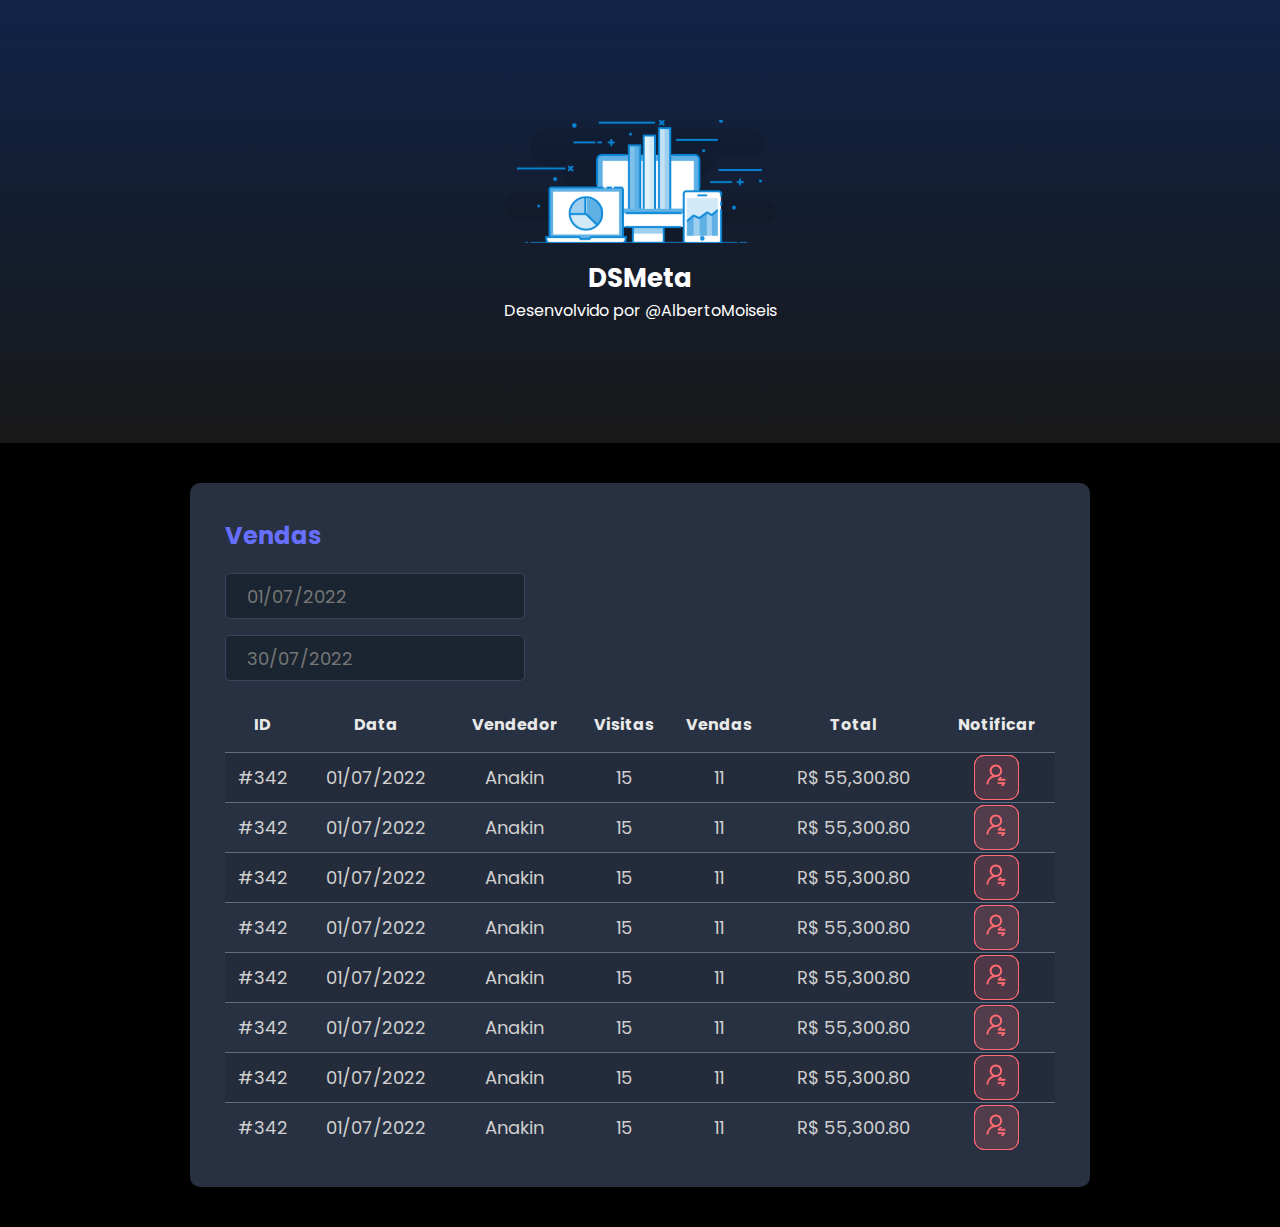
<file: DSmeta/index.html>
<!DOCTYPE html>
<html lang="pt-br">
<head>
  <meta charset="UTF-8">
  <meta http-equiv="X-UA-Compatible" content="IE=edge">
  <meta name="viewport" content="width=device-width, initial-scale=1.0">
  <link rel="stylesheet" href="css/template.css">
  <title>DSmeta</title>
</head>
<body>
  <header class="container">
    <div class="dsmeta-logo-container">
      <img src="./img/logo-dsmeta.svg" alt="logo-dsmeta">
      <h1>DSMeta</h1>
      <p>
        Desenvolvido por
        <a href="https://www.linkedin.com/in/alberto-moiseis/" target="_blank">@AlbertoMoiseis</a>
      </p>
    </div>
  </header>

  <main>
    <section id="dsmeta-sales">
      <div class="dsmeta-container">
          <div class="dsmeta-card">
            <h2 class="dsmeta-sales-title">Vendas</h2>
            <div class=""><!-- Delimitar área-->
              <div class="dsmeta-form-control-container">
                <input class="dsmeta-form-control" type="datetime" name="" id="" placeholder="01/07/2022">
              </div>
              <div class="dsmeta-form-control-container">
                <input class="dsmeta-form-control" type="datetime" name="" id="" placeholder="30/07/2022">
              </div>
            </div>
            <!--Tabela-->
            <div class="">
              <table class="dsmeta-sales-table">
                <thead class="">
                  <tr>
                    <th class="show992">ID</th>
                    <th class="show576">Data</th>
                    <th>Vendedor</th>
                    <th class="show992">Visitas</th>
                    <th class="show992">Vendas</th>
                    <th>Total</th>
                    <th>Notificar</th>
                  </tr>
                </thead>
                <tbody>
                  <tr>
                    <td class="show992">#342</td>
                    <td class="show">01/07/2022</td>
                    <td>Anakin</td>
                    <td class="show992">15</td>
                    <td class="show992">11</td>
                    <td>R$ 55,300.80</td>
                    <td>
                      <div class="dsmeta-red-btn-container">
                        <div class="dsmeta-red-btn">
                          <img src="./img/icon.svg" alt="Notificar Icon">
                        </div>
                      </div>
                    </td>
                  </tr>
                  <tr>
                    <td class="show992">#342</td>
                    <td class="show">01/07/2022</td>
                    <td>Anakin</td>
                    <td class="show992">15</td>
                    <td class="show992">11</td>
                    <td>R$ 55,300.80</td>
                    <td>
                      <div class="dsmeta-red-btn-container">
                        <div class="dsmeta-red-btn">
                          <img src="./img/icon.svg" alt="Notificar Icon">
                        </div>
                      </div>
                    </td>
                  </tr>
                  <tr>
                    <td class="show992">#342</td>
                    <td class="show">01/07/2022</td>
                    <td>Anakin</td>
                    <td class="show992">15</td>
                    <td class="show992">11</td>
                    <td>R$ 55,300.80</td>
                    <td>
                      <div class="dsmeta-red-btn-container">
                        <div class="dsmeta-red-btn">
                          <img src="./img/icon.svg" alt="Notificar Icon">
                        </div>
                      </div>
                    </td>
                  </tr>
                  <tr>
                    <td class="show992">#342</td>
                    <td class="show">01/07/2022</td>
                    <td>Anakin</td>
                    <td class="show992">15</td>
                    <td class="show992">11</td>
                    <td>R$ 55,300.80</td>
                    <td>
                      <div class="dsmeta-red-btn-container">
                        <div class="dsmeta-red-btn">
                          <img src="./img/icon.svg" alt="Notificar Icon">
                        </div>
                      </div>
                    </td>
                  </tr>
                  <tr>
                    <td class="show992">#342</td>
                    <td class="show">01/07/2022</td>
                    <td>Anakin</td>
                    <td class="show992">15</td>
                    <td class="show992">11</td>
                    <td>R$ 55,300.80</td>
                    <td>
                      <div class="dsmeta-red-btn-container">
                        <div class="dsmeta-red-btn">
                          <img src="./img/icon.svg" alt="Notificar Icon">
                        </div>
                      </div>
                    </td>
                  </tr>
                  <tr>
                    <td class="show992">#342</td>
                    <td class="show">01/07/2022</td>
                    <td>Anakin</td>
                    <td class="show992">15</td>
                    <td class="show992">11</td>
                    <td>R$ 55,300.80</td>
                    <td>
                      <div class="dsmeta-red-btn-container">
                        <div class="dsmeta-red-btn">
                          <img src="./img/icon.svg" alt="Notificar Icon">
                        </div>
                      </div>
                    </td>
                  </tr>
                  <tr>
                    <td class="show992">#342</td>
                    <td class="show">01/07/2022</td>
                    <td>Anakin</td>
                    <td class="show992">15</td>
                    <td class="show992">11</td>
                    <td>R$ 55,300.80</td>
                    <td>
                      <div class="dsmeta-red-btn-container">
                        <div class="dsmeta-red-btn">
                          <img src="./img/icon.svg" alt="Notificar Icon">
                        </div>
                      </div>
                    </td>
                  </tr>
                  <tr>
                    <td class="show992">#342</td>
                    <td class="show">01/07/2022</td>
                    <td>Anakin</td>
                    <td class="show992">15</td>
                    <td class="show992">11</td>
                    <td>R$ 55,300.80</td>
                    <td>
                      <div class="dsmeta-red-btn-container">
                        <div class="dsmeta-red-btn">
                          <img src="./img/icon.svg" alt="Notificar Icon">
                        </div>
                      </div>
                    </td>
                  </tr>



                </tbody>
              </table>
            </div>

          </div>
      </div>
    </section>
  </main>
</body>
</html>
</file>
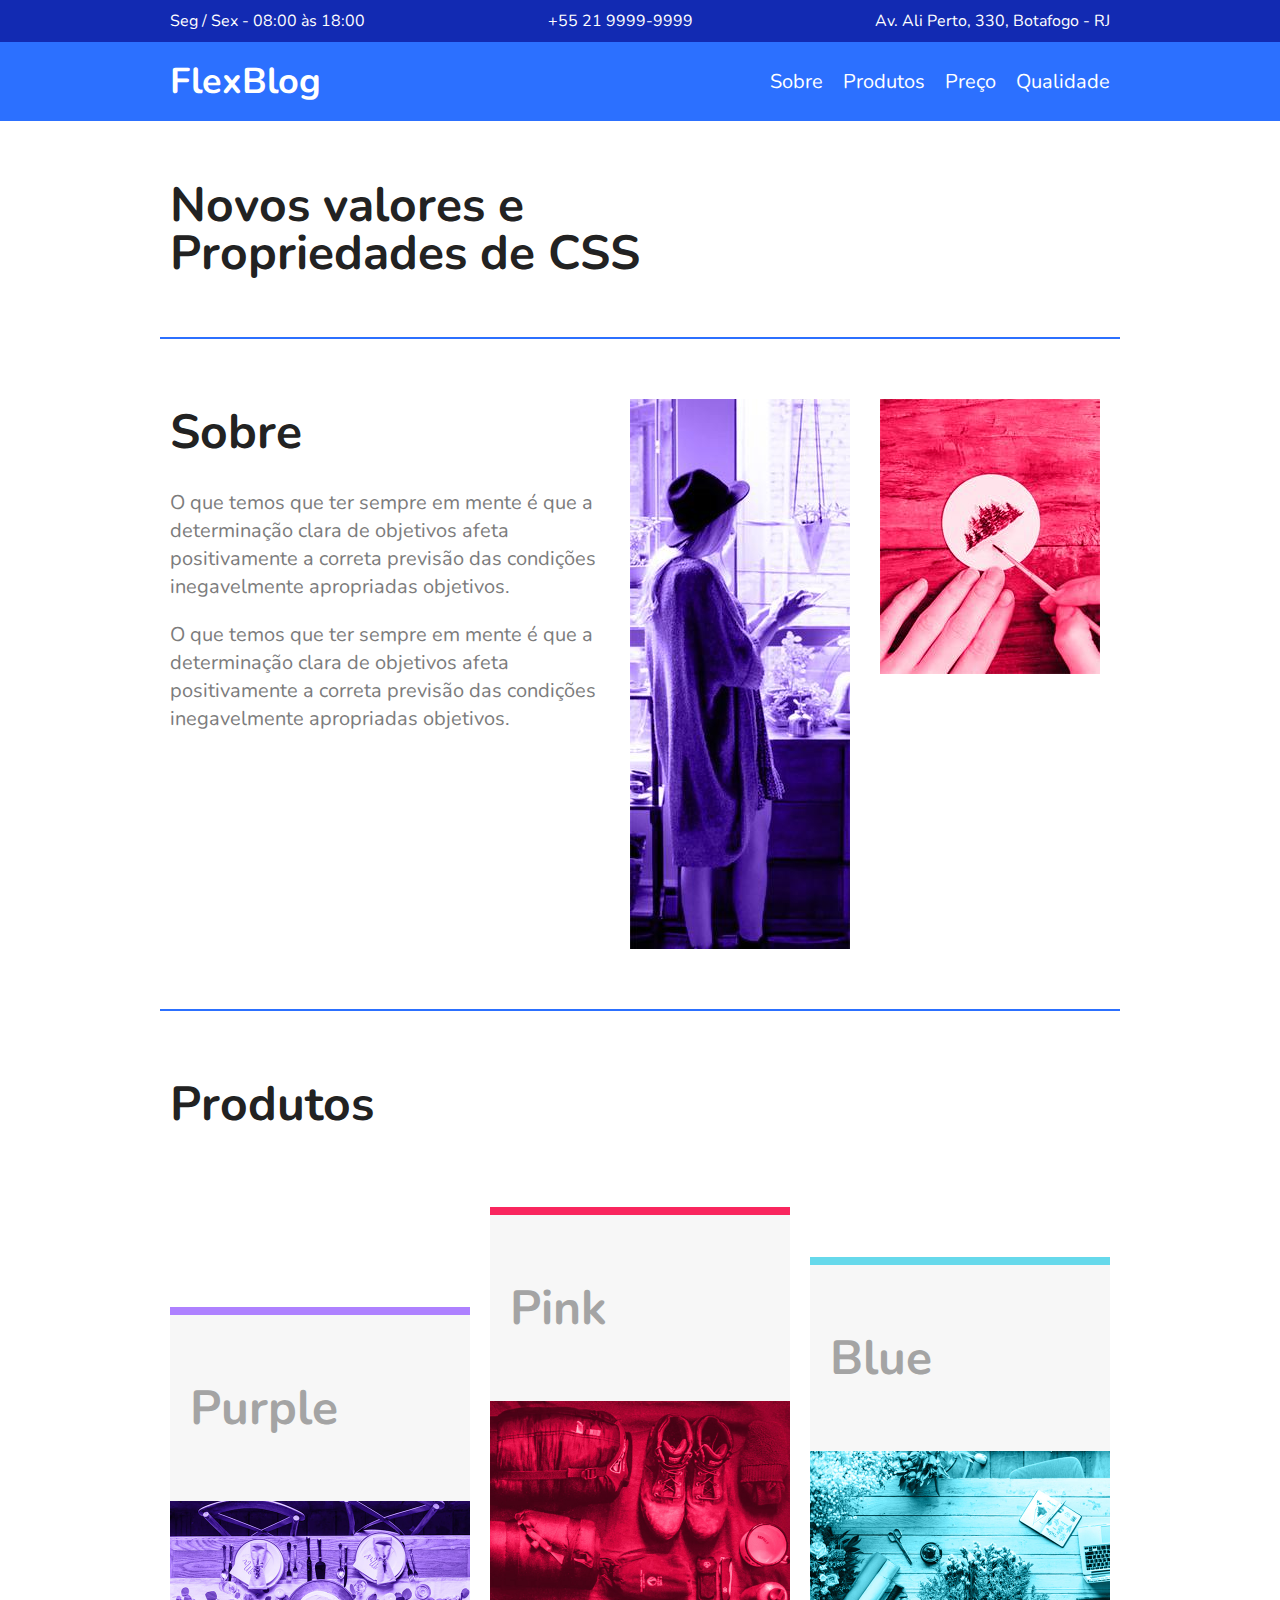
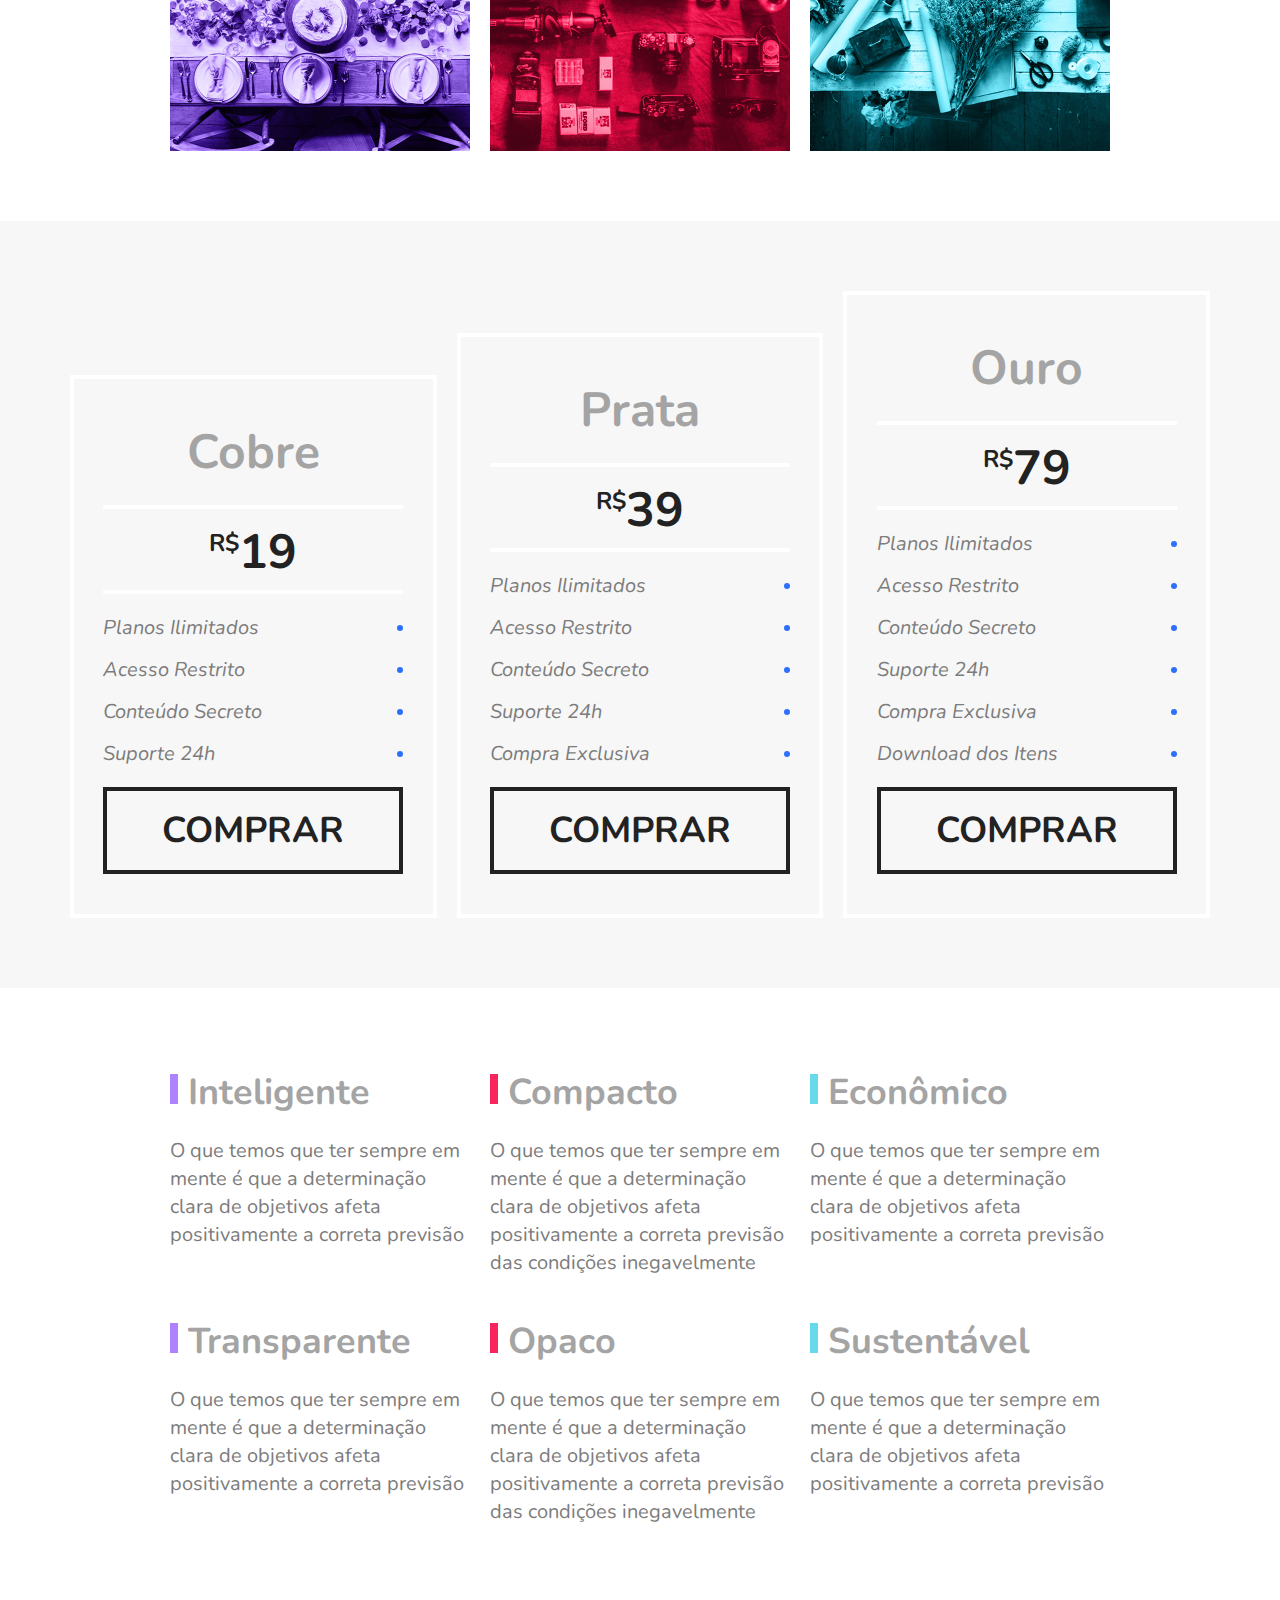
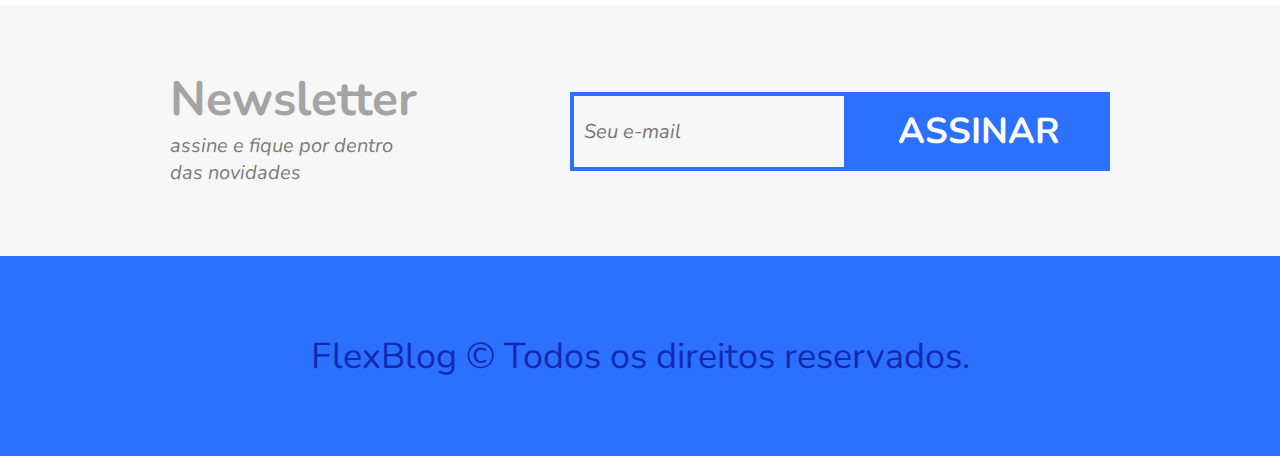
<file: flexblog/index.html>
<!DOCTYPE html>
<html>
<head>
	<title>FlexBlog</title>
	<meta charset="utf-8">
	<meta name="viewport" content="width=device-width, initial-scale=1, shrink-to-fit=no">
	<link href="https://fonts.googleapis.com/css?family=Nunito:400,400i,700" rel="stylesheet">
	<link rel="stylesheet" type="text/css" href="css/style.css">
</head>
<body>

	<div class="superinfo-bg">
		<div class="superinfo">
			<p>Seg / Sex - 08:00 às 18:00</p>
			<a href="tel:+552199999999">+55 21 9999-9999</a>
			<p>Av. Ali Perto, 330, Botafogo - RJ</p>
		</div>
	</div>
	
	<header class="menu-bg">
		<div class="menu">
			<div class="menu-logo">
				<a href="#">FlexBlog</a>
			</div>
			<nav class="menu-nav">
				<ul>
					<li><a href="#sobre">Sobre</a></li>
					<li><a href="#produtos">Produtos</a></li>
					<li><a href="#preco">Preço</a></li>
					<li><a href="#qualidade">Qualidade</a></li>
				</ul>
			</nav>
		</div>
	</header>
	
	<h1 class="introducao">Novos valores e<br>Propriedades de CSS</h1>
	
	<section class="sobre" id="sobre">
		<div class="sobre-info">
			<h1>Sobre</h1>
			<p>O que temos que ter sempre em mente é que a determinação clara de objetivos afeta positivamente a correta previsão das condições inegavelmente apropriadas objetivos.</p>
			<p>O que temos que ter sempre em mente é que a determinação clara de objetivos afeta positivamente a correta previsão das condições inegavelmente apropriadas objetivos.</p>
		</div>
		<div class="sobre-img">
			<img src="img/sobre1.jpg" alt="Sobre 1">
		</div>
		<div class="sobre-img">
			<img src="img/sobre2.jpg" alt="Sobre 2">
		</div>
	</section>
	
	<section class="produtos" id="produtos">
		<h1>Produtos</h1>
		<div class="produtos-container">
			<div class="produtos-item purple">
				<h2>Purple</h2>
				<img src="img/produtos1.jpg" alt="Produtos 1">
			</div>
			<div class="produtos-item pink">
				<h2>Pink</h2>
				<img src="img/produtos2.jpg" alt="Produtos 2">
			</div>
			<div class="produtos-item blue">
				<h2>Blue</h2>
				<img src="img/produtos3.jpg" alt="Produtos 3">
			</div>
		</div>
	</section>
	
	<section class="preco" id="preco">
		<div class="preco-item">
			<h2>Cobre</h2>
			<span><sup>R$</sup>19</span>
			<ul>
				<li>Planos Ilimitados</li>
				<li>Acesso Restrito</li>
				<li>Conteúdo Secreto</li>
				<li>Suporte 24h</li>
			</ul>
			<a href="#">Comprar</a>
		</div>
		
		<div class="preco-item">
			<h2>Prata</h2>
			<span><sup>R$</sup>39</span>
			<ul>
				<li>Planos Ilimitados</li>
				<li>Acesso Restrito</li>
				<li>Conteúdo Secreto</li>
				<li>Suporte 24h</li>
				<li>Compra Exclusiva</li>
			</ul>
			<a href="#">Comprar</a>
		</div>
		
		<div class="preco-item">
			<h2>Ouro</h2>
			<span><sup>R$</sup>79</span>
			<ul>
				<li>Planos Ilimitados</li>
				<li>Acesso Restrito</li>
				<li>Conteúdo Secreto</li>
				<li>Suporte 24h</li>
				<li>Compra Exclusiva</li>
				<li>Download dos Itens</li>
			</ul>
			<a href="#">Comprar</a>
		</div>
	</section>
	
	<section class="qualidade" id="qualidade">
		<div class="qualidade-item">
			<h2>Inteligente</h2>
			<p>O que temos que ter sempre em mente é que a determinação clara de objetivos afeta positivamente a correta previsão </p>
		</div>
		
		<div class="qualidade-item">
			<h2>Compacto</h2>
			<p>O que temos que ter sempre em mente é que a determinação clara de objetivos afeta positivamente a correta previsão das condições inegavelmente</p>
		</div>
		
		<div class="qualidade-item">
			<h2>Econômico</h2>
			<p>O que temos que ter sempre em mente é que a determinação clara de objetivos afeta positivamente a correta previsão </p>
		</div>
		
		<div class="qualidade-item">
			<h2>Transparente</h2>
			<p>O que temos que ter sempre em mente é que a determinação clara de objetivos afeta positivamente a correta previsão </p>
		</div>
		
		<div class="qualidade-item">
			<h2>Opaco</h2>
			<p>O que temos que ter sempre em mente é que a determinação clara de objetivos afeta positivamente a correta previsão das condições inegavelmente</p>
		</div>
		
		<div class="qualidade-item">
			<h2>Sustentável</h2>
			<p>O que temos que ter sempre em mente é que a determinação clara de objetivos afeta positivamente a correta previsão </p>
		</div>
		
	</section>
	
	<section class="newsletter">
		<div class="newsletter-info">
			<h1>Newsletter</h1>
			<p>assine e fique por dentro das novidades</p>
		</div>
		<form class="newsletter-form">
			<input type="text" placeholder="Seu e-mail">
			<button type="submit">Assinar</button>
		</form>
	</section>
	
	<footer class="footer">
		<p>FlexBlog © Todos os direitos reservados.</p>
	</footer>

</body>
</html>
</file>
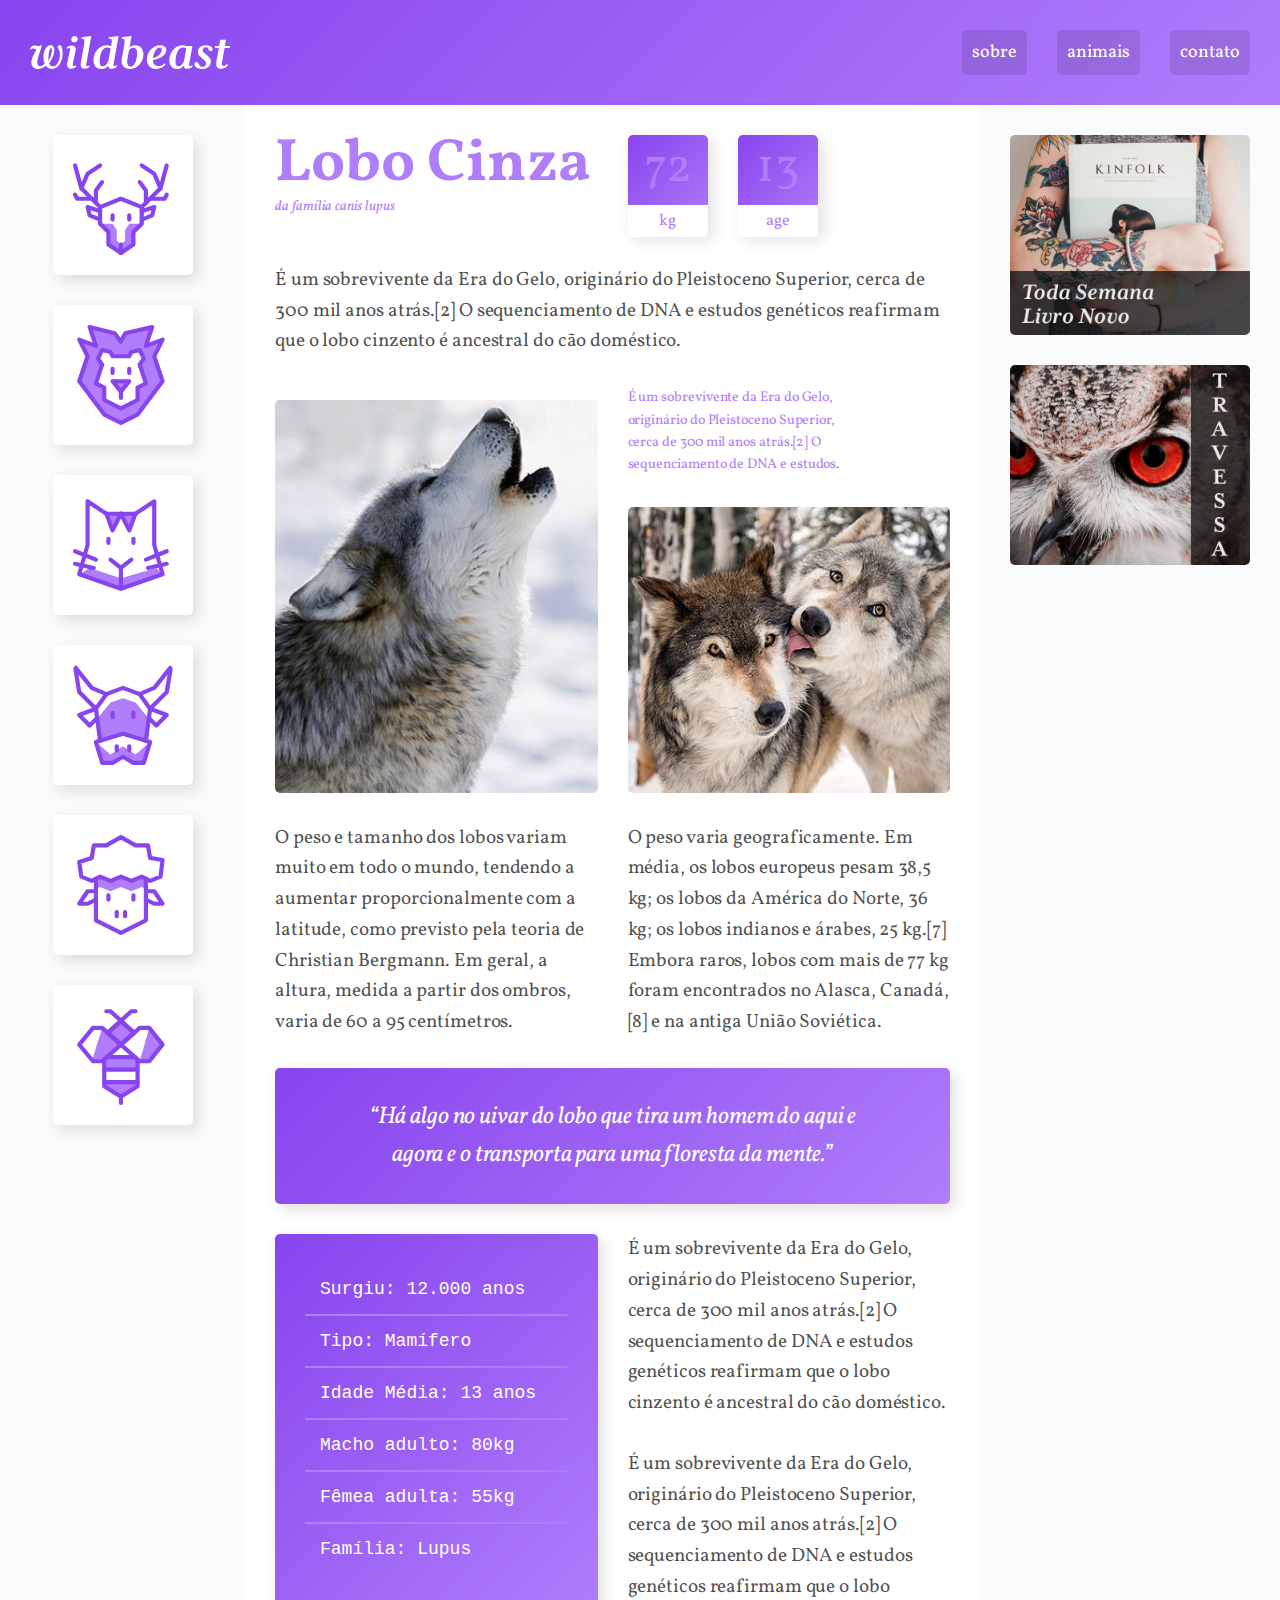
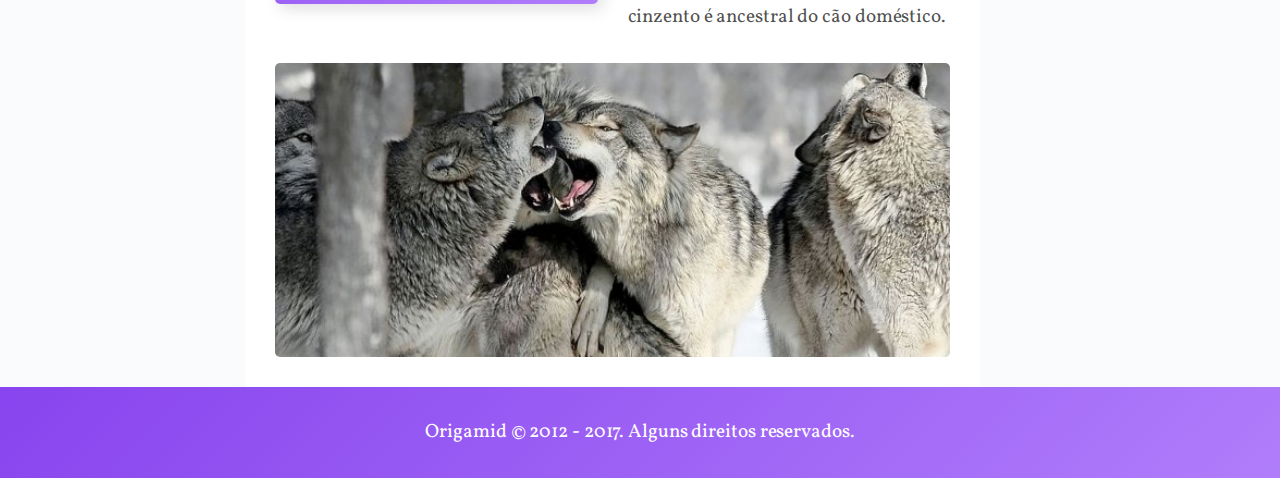
<file: wildbeast-grid/index.html>
<!DOCTYPE html>
<html>
  <head>
    <title>Wildbeast</title>
    <meta name="viewport" content="width=device-width, initial-scale=1, shrink-to-fit=no">
    <link href="https://fonts.googleapis.com/css?family=Vollkorn:400,400i,700" rel="stylesheet">
    <link rel="stylesheet" href="css/style.css">
  </head>
  <body>
    
    <div class="estrutura">
      
      <header class="header">
        <a href="#" class="logo"><img src="img/wildbeast.svg" alt="Wildbeast"></a>
        <nav>
          <ul>
            <li><a href="#">sobre</a></li>
            <li><a href="#">animais</a></li>
            <li><a href="#">contato</a></li>
          </ul>
        </nav>
      </header>
      
      <nav class="sidenav">
        <ul>
          <li><a href="#"><img src="img/icones/cervo.svg" alt="Cervo"></a></li>
          <li><a href="#"><img src="img/icones/leao.svg" alt="Leão"></a></li>
          <li><a href="#"><img src="img/icones/gato.svg" alt="Gato"></a></li>
          <li><a href="#"><img src="img/icones/vaca.svg" alt="Vaca"></a></li>
          <li><a href="#"><img src="img/icones/ovelha.svg" alt="Ovelha"></a></li>
          <li><a href="#"><img src="img/icones/abelha.svg" alt="Abelha"></a></li>
        </ul>
      </nav>
      
      <main class="content">
        <div class="titulo">
          <h1>Lobo Cinza</h1>
          <span>da família canis lupus</span>
        </div>
        
        <div class="caracteristicas">
          <div>
            <span class="numero">72</span>
            <span class="rotulo">kg</span>
          </div>
          <div>
            <span class="numero">13</span>
            <span class="rotulo">age</span>
          </div>
        </div>
        
        <p class="col-wide">É um sobrevivente da Era do Gelo, originário do Pleistoceno Superior, cerca de 300 mil anos atrás.[2] O sequenciamento de DNA e estudos genéticos reafirmam que o lobo cinzento é ancestral do cão doméstico.</p>
        
        <img class="imagem-1" src="img/wolf1.jpg" alt="Wolf 1">
        
        <p class="destaque">É um sobrevivente da Era do Gelo, originário do Pleistoceno Superior, cerca de 300 mil anos atrás.[2] O sequenciamento de DNA e estudos.</p>
        
        <img class="imagem-2" src="img/wolf2.jpg" alt="Wolf 2">
        
        <p>O peso e tamanho dos lobos variam muito em todo o mundo, tendendo a aumentar proporcionalmente com a latitude, como previsto pela teoria de Christian Bergmann. Em geral, a altura, medida a partir dos ombros, varia de 60 a 95 centímetros.</p>
        
        <p>O peso varia geograficamente. Em média, os lobos europeus pesam 38,5 kg; os lobos da América do Norte, 36 kg; os lobos indianos e árabes, 25 kg.[7] Embora raros, lobos com mais de 77 kg foram encontrados no Alasca, Canadá,[8] e na antiga União Soviética.</p>
        
        <blockquote class="citacao col-wide">
          <p>“Há algo no uivar do lobo que tira um homem do aqui e agora e o transporta para uma floresta da mente.”</p>
        </blockquote>
        
        <ul class="atributos">
          <li>Surgiu: 12.000 anos</li>
          <li>Tipo: Mamífero</li>
          <li>Idade Média: 13 anos</li>
          <li>Macho adulto: 80kg</li>
          <li>Fêmea adulta: 55kg</li>
          <li>Família: Lupus</li>
        </ul>
  
        <div class="informacoes">
          <p>É um sobrevivente da Era do Gelo, originário do Pleistoceno Superior, cerca de 300 mil anos atrás.[2] O sequenciamento de DNA e estudos genéticos reafirmam que o lobo cinzento é ancestral do cão doméstico.</p>
          <p>É um sobrevivente da Era do Gelo, originário do Pleistoceno Superior, cerca de 300 mil anos atrás.[2] O sequenciamento de DNA e estudos genéticos reafirmam que o lobo cinzento é ancestral do cão doméstico.</p>
        </div>
        
        <img class="col-wide" src="img/wolf3.jpg" alt="Wolf 3">
        
      </main>
      
      <aside class="anuncios">
        <div class="anuncio-item">
          <img src="img/anuncio-1.jpg" alt="Anuncio 1">
        </div>
        
        <div class="anuncio-item">
          <img src="img/anuncio-2.jpg" alt="Anuncio 2">
        </div>
      </aside>
      
      <footer class="footer">
        <p>Origamid © 2012 - 2017. Alguns direitos reservados.</p>
      </footer>
      
    </div>
    
  </body>
</html>
</file>
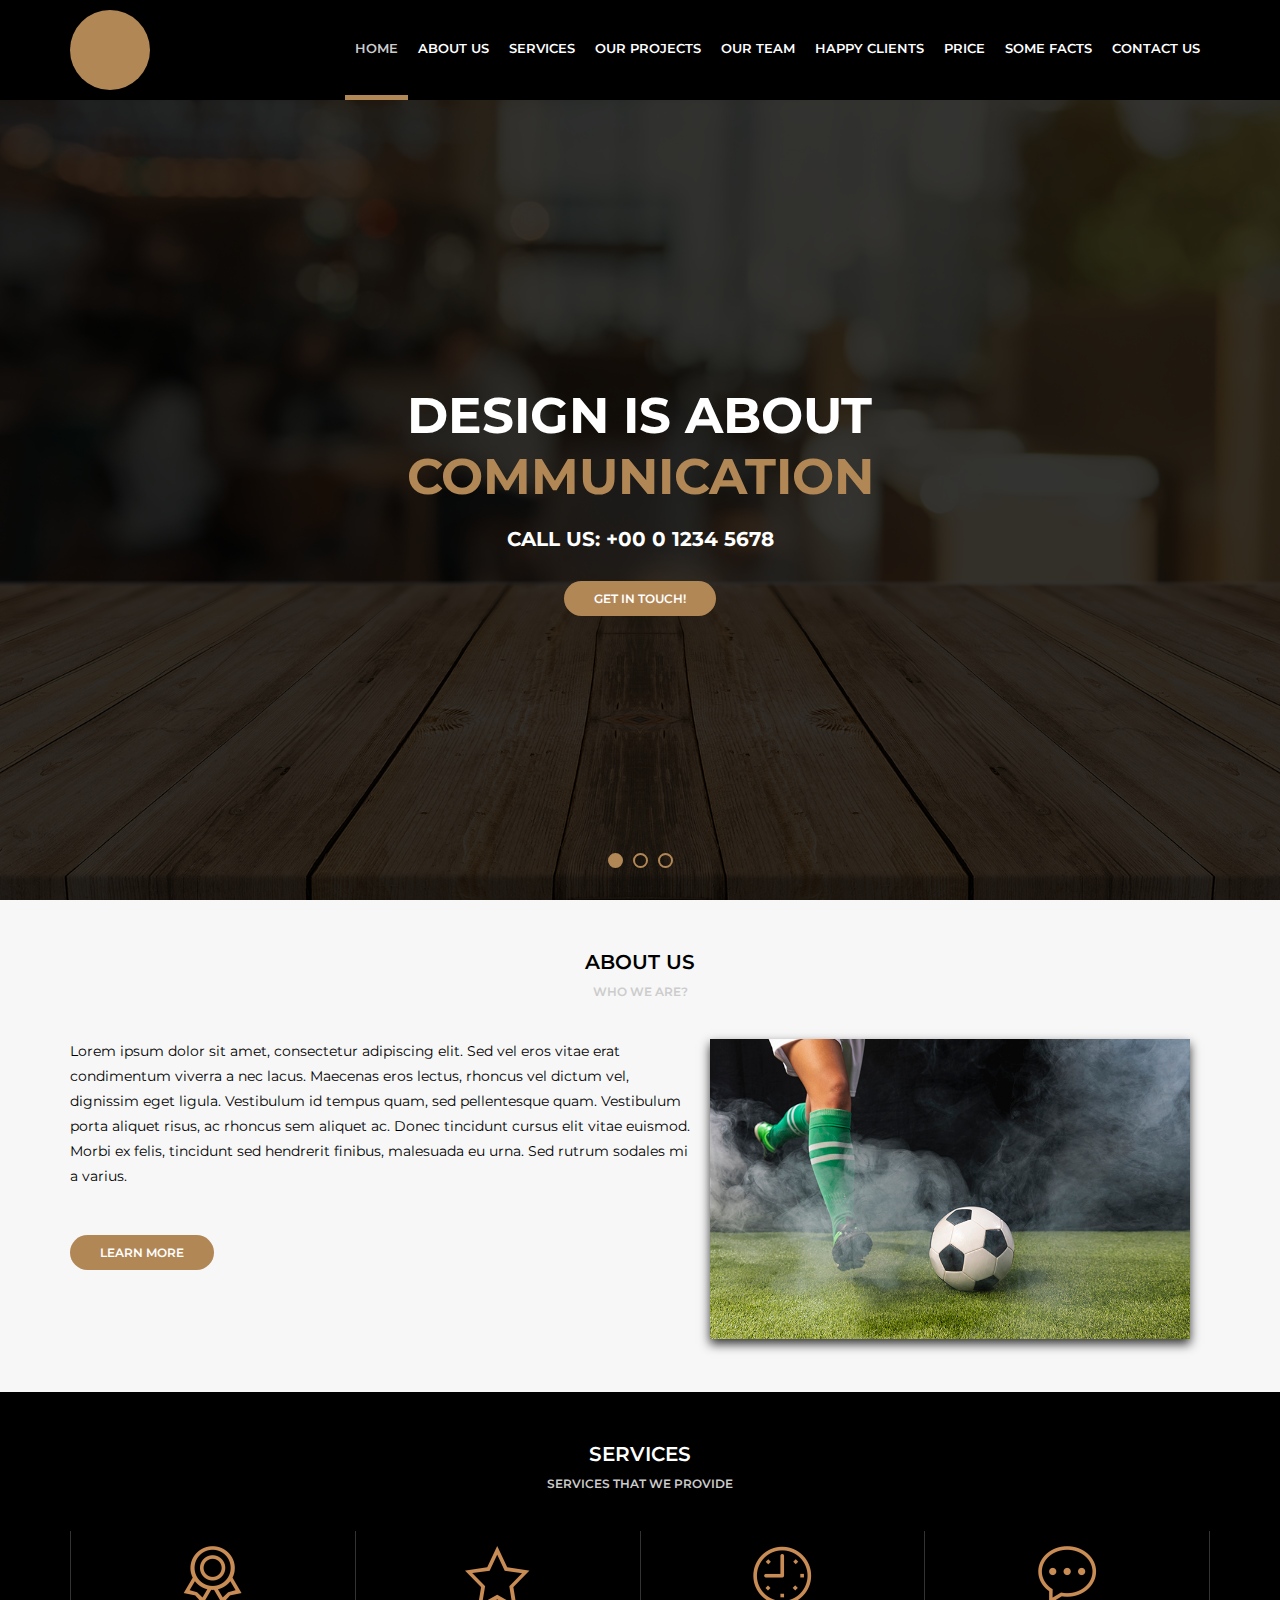
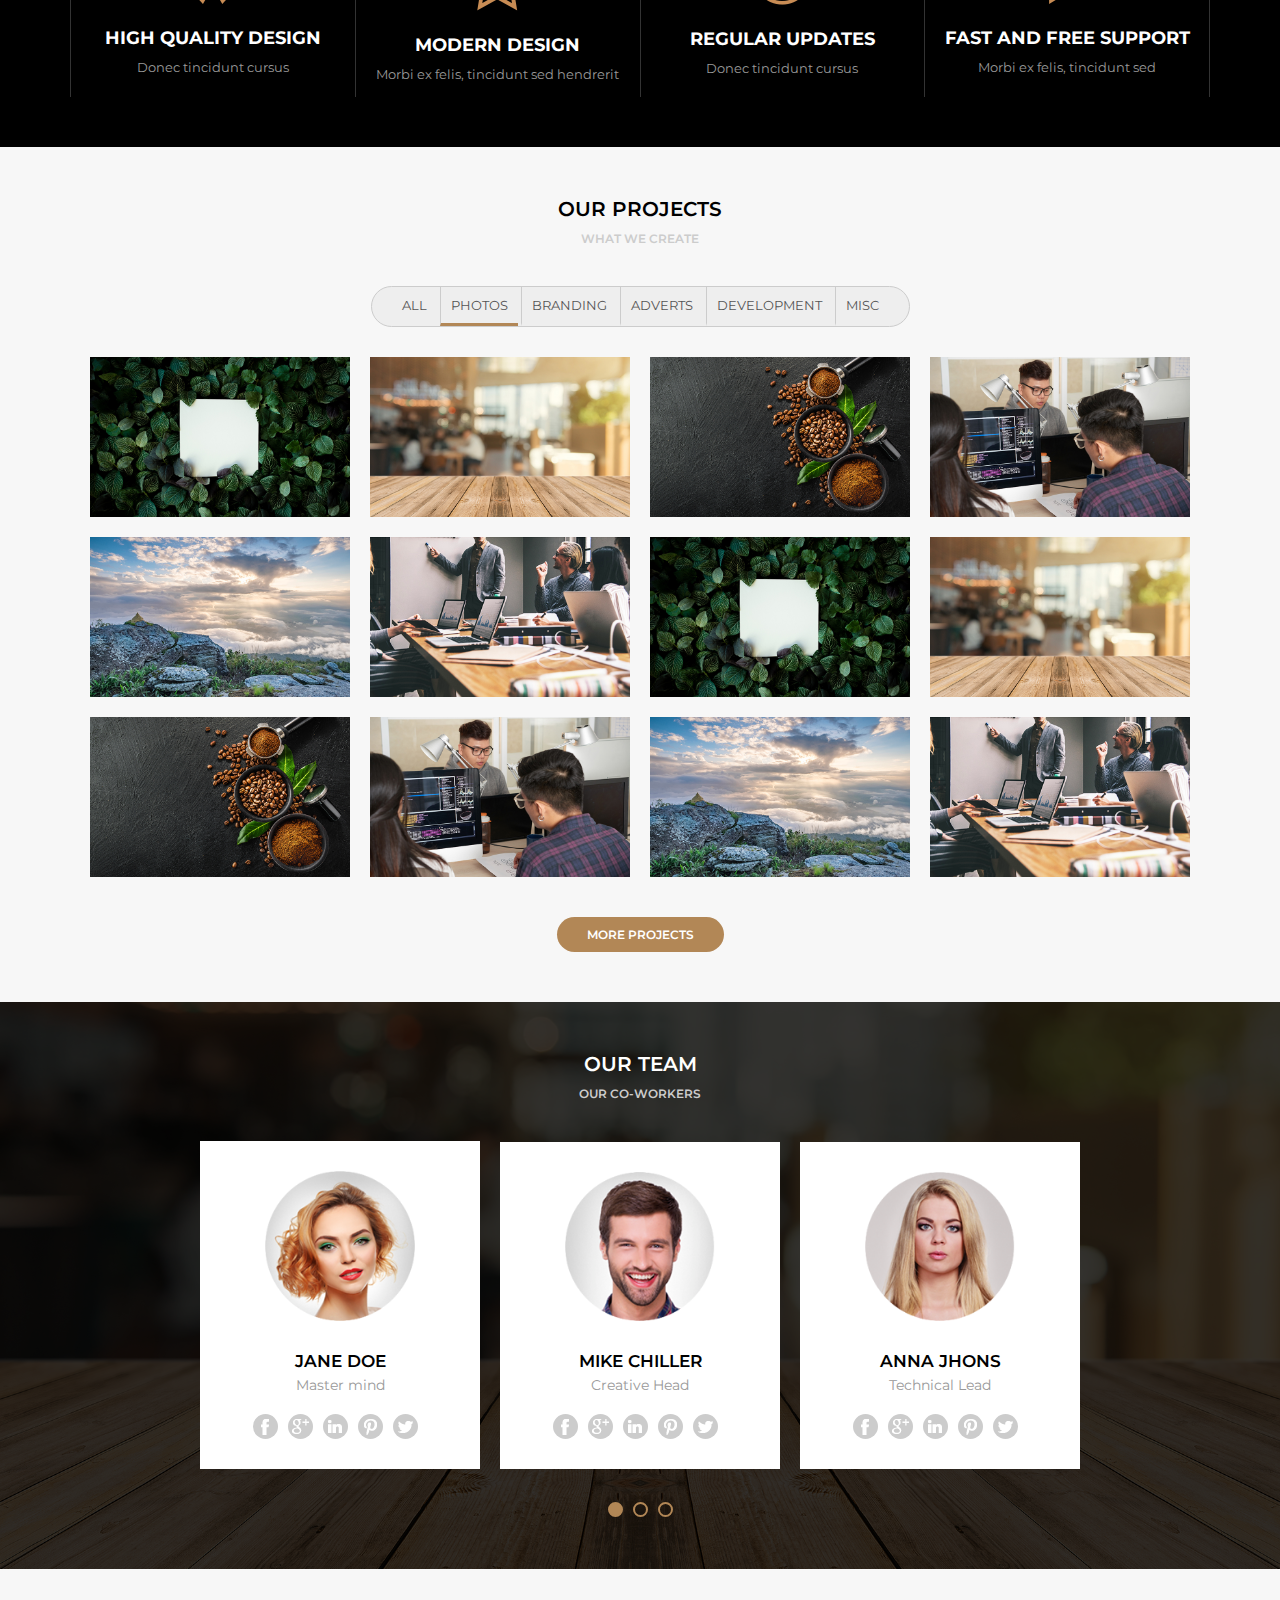
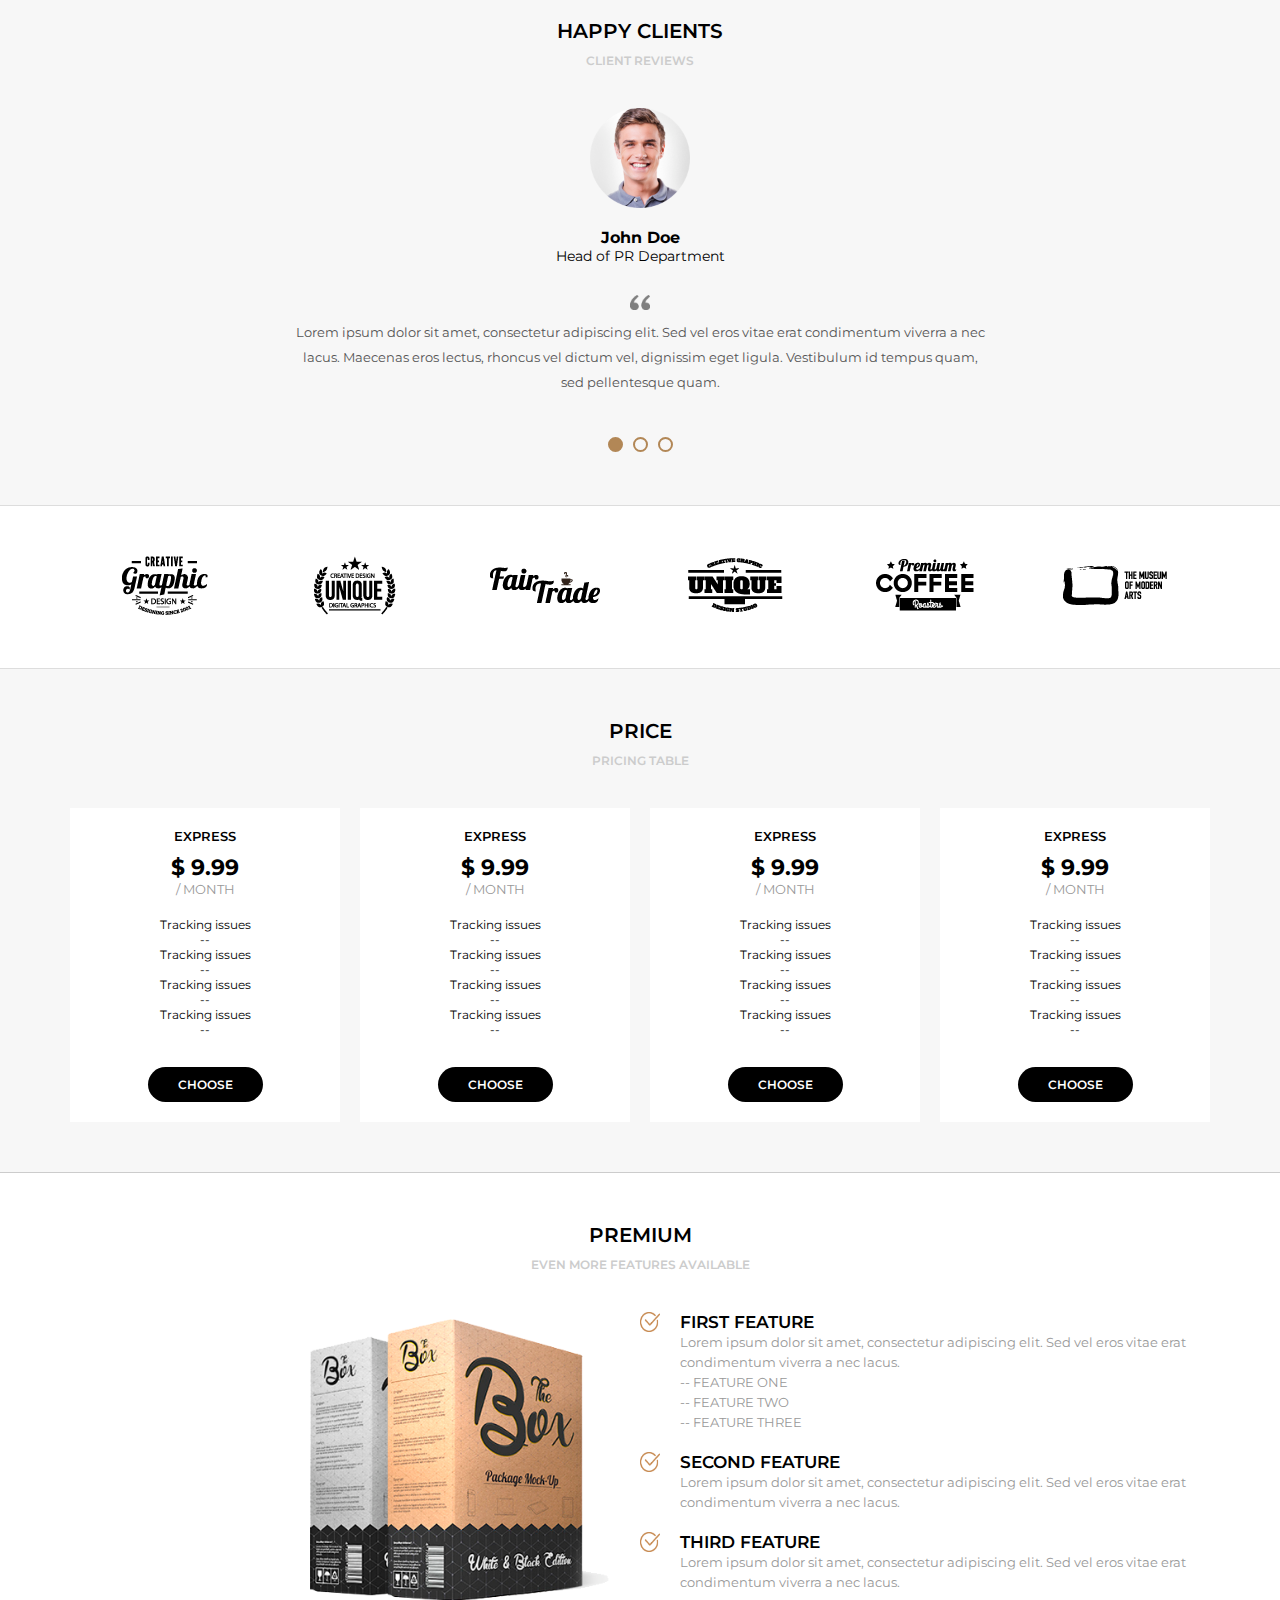
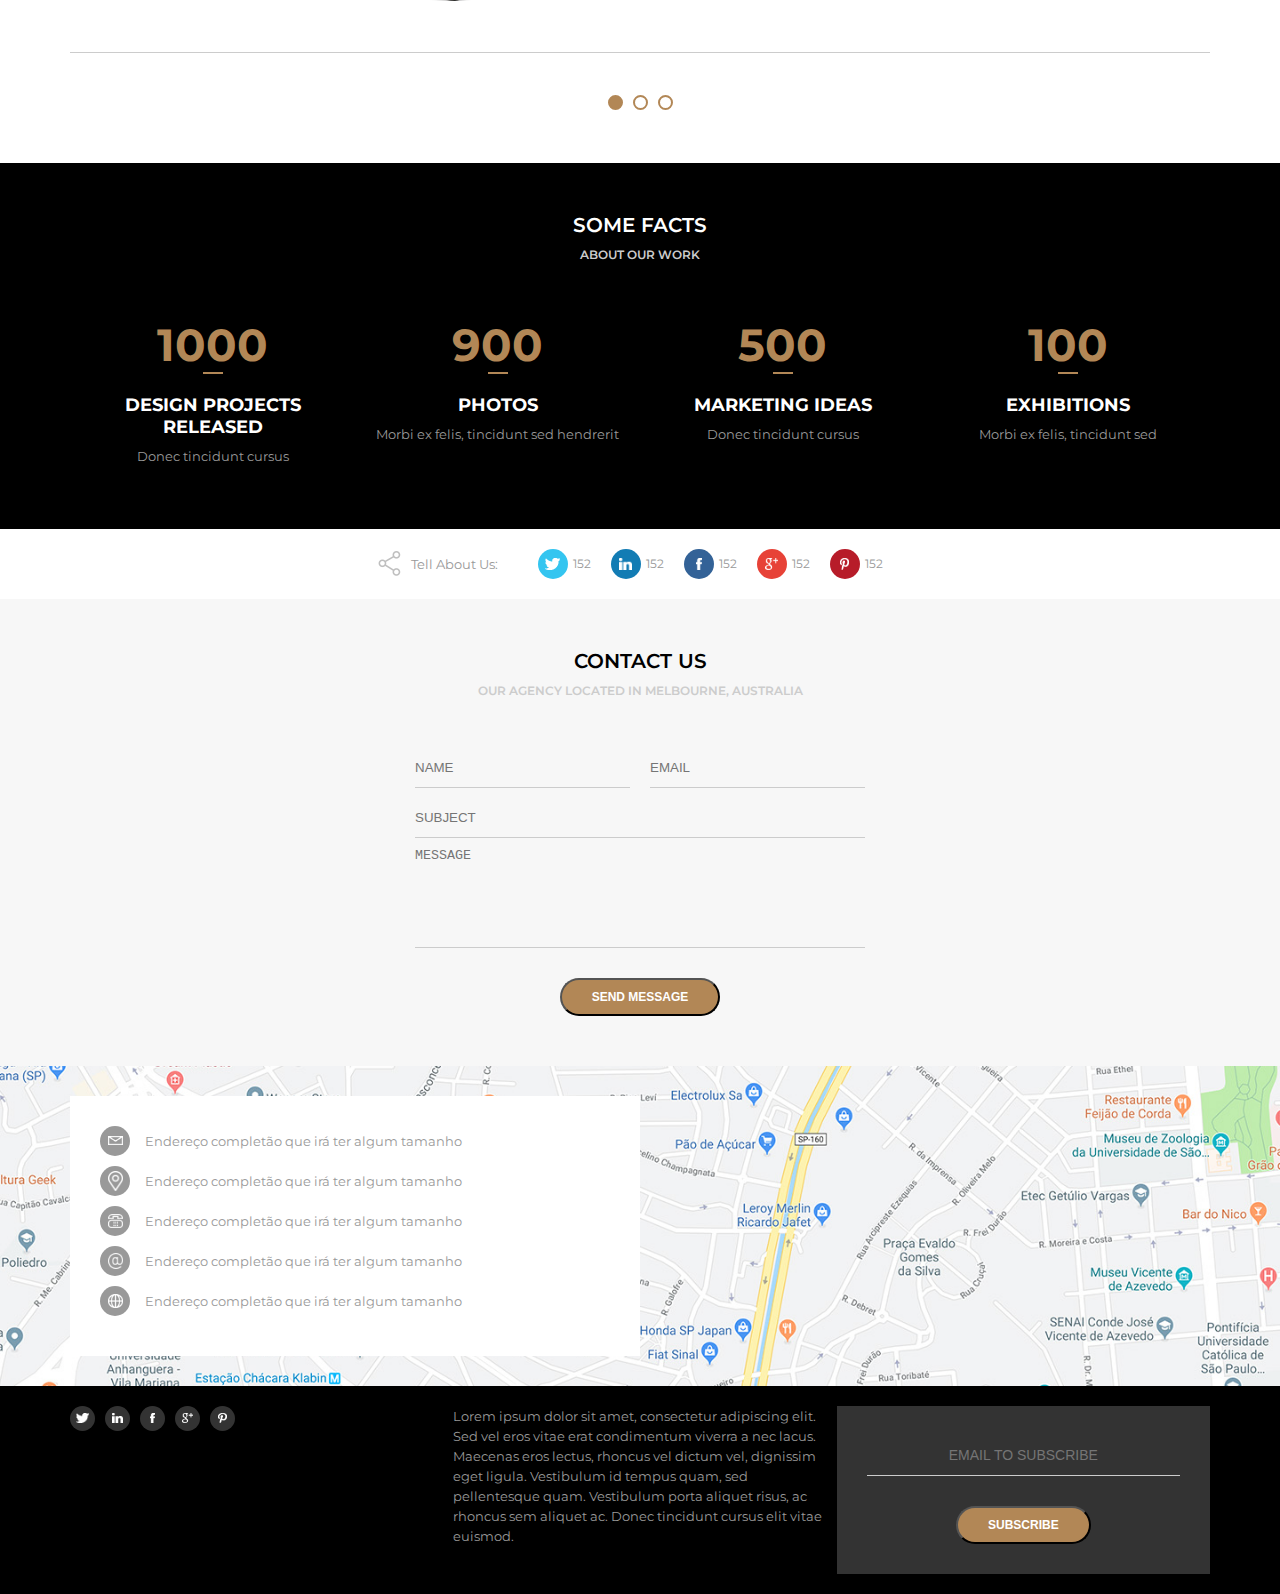
<file: awax-clone/home.html>
<!DOCTYPE html>
<html>
<head>
    <meta charset="UTF-8" />
    <title>Awax</title>
    <meta name="viewport" content="width=device-width,minimum-scale=1,initial-scale=1" />
    <link href="https://fonts.googleapis.com/css?family=Montserrat:300,400,600,700&display=swap" rel="stylesheet" />
    <link rel="stylesheet" type="text/css" href="assets/css/style.css" />
</head>
<body>
<header>
    <div class="header">
        <div class="logo">
            <div class="logoimg"></div>
        </div>
        <div class="menu">
            <img class="menu-opener" src="assets/images/menu.png" />
            <nav>
                <ul>
                    <li class="active"><a href="">Home</a></li>
                    <li><a href="">About us</a></li>
                    <li><a href="">Services</a></li>
                    <li><a href="">Our Projects</a></li>
                    <li><a href="">Our Team</a></li>
                    <li><a href="">Happy Clients</a></li>
                    <li><a href="">Price</a></li>
                    <li><a href="">Some Facts</a></li>
                    <li><a href="">Contact Us</a></li>
                </ul>
            </nav>
        </div>
    </div>
</header>
<main>
    <section class="banner">
        <div class="sliders" style="margin-left:0;">
            <div class="slide">
                <div class="slidearea">
                    <h1>Design is about<br/><span>Communication</span></h1>
                    <h2>Call Us: +00 0 1234 5678</h2>
                    <a href="" class="button">Get in touch!</a>
                </div>
            </div><div class="slide">
                <div class="slidearea">
                    <h1>Design is about<br/><span>Teste</span></h1>
                    <h2>Call Us: +00 0 1234 5678</h2>
                    <a href="" class="button">Get in touch!</a>
                </div>
            </div><div class="slide">
                <div class="slidearea">
                    <h1>Design is about<br/><span>Algo</span></h1>
                    <h2>Call Us: +00 0 1234 5678</h2>
                    <a href="" class="button">Get in touch!</a>
                </div>
            </div>
        </div>
        <div class="sliders-pointers">
            <div class="pointer active"></div>
            <div class="pointer"></div>
            <div class="pointer"></div>
        </div>
    </section>

    <section class="default light">
        <div class="section-title">About us</div>
        <div class="section-desc">Who we are?</div>
        <div class="section-body">
            <div class="section-aboutus">
                <div class="section-aboutus--left">
                    <p>Lorem ipsum dolor sit amet, consectetur adipiscing elit. Sed vel eros vitae erat condimentum viverra a nec lacus. Maecenas eros lectus, rhoncus vel dictum vel, dignissim eget ligula. Vestibulum id tempus quam, sed pellentesque quam. Vestibulum porta aliquet risus, ac rhoncus sem aliquet ac. Donec tincidunt cursus elit vitae euismod. Morbi ex felis, tincidunt sed hendrerit finibus, malesuada eu urna. Sed rutrum sodales mi a varius.</p>
                    <br/>
                    <a href="" class="button">Learn More</a>
                </div>
                <div class="section-aboutus--right">
                    <img src="media/foto9.jpg" />
                </div>
            </div>
        </div>
    </section>

    <section class="default dark">
        <div class="section-title">Services</div>
        <div class="section-desc">Services that we provide</div>
        <div class="section-body">
            <div class="section-services">
                <div class="section-service">
                    <img src="assets/images/medalha.png" />
                    <h4>High Quality Design</h4>
                    <p>Donec tincidunt cursus</p>
                </div>
                <div class="section-service">
                    <img src="assets/images/estrela.png" />
                    <h4>Modern Design</h4>
                    <p>Morbi ex felis, tincidunt sed hendrerit</p>
                </div>
                <div class="section-service">
                    <img src="assets/images/relogio.png" />
                    <h4>Regular Updates</h4>
                    <p>Donec tincidunt cursus</p>
                </div>
                <div class="section-service">
                    <img src="assets/images/balao.png" />
                    <h4>Fast and free support</h4>
                    <p>Morbi ex felis, tincidunt sed</p>
                </div>
            </div>
        </div>
    </section>

    <section class="default light">
        <div class="section-title">Our Projects</div>
        <div class="section-desc">What we create</div>
        <div class="section-body">
            <div class="section-projects">
                <div class="section-projects--filters">
                    <ul>
                        <li>All</li>
                        <li class="active">Photos</li>
                        <li>Branding</li>
                        <li>Adverts</li>
                        <li>Development</li>
                        <li>Misc</li>
                    </ul>
                </div>
                <div class="section-projects--photos">
                    <div class="section-projects--photo">
                        <div class="section-projects--photoarea">
                            <div class="section-projects--photoinfo">
                                <h5>ABOUT</h5>
                                <p>Vestibulum porta aliquet risus</p>
                            </div>
                            <img src="media/foto1.jpg" />
                        </div>
                    </div>
                    <div class="section-projects--photo">
                        <div class="section-projects--photoarea">
                            <div class="section-projects--photoinfo">
                                <h5>ABOUT</h5>
                                <p>Vestibulum porta aliquet risus</p>
                            </div>
                            <img src="media/foto2.jpg" />
                        </div>
                    </div>
                    <div class="section-projects--photo">
                        <div class="section-projects--photoarea">
                            <div class="section-projects--photoinfo">
                                <h5>ABOUT</h5>
                                <p>Vestibulum porta aliquet risus</p>
                            </div>
                            <img src="media/foto3.jpg" />
                        </div>
                    </div>
                    <div class="section-projects--photo">
                        <div class="section-projects--photoarea">
                            <div class="section-projects--photoinfo">
                                <h5>ABOUT</h5>
                                <p>Vestibulum porta aliquet risus</p>
                            </div>
                            <img src="media/foto4.jpg" />
                        </div>
                    </div>
                    <div class="section-projects--photo">
                        <div class="section-projects--photoarea">
                            <div class="section-projects--photoinfo">
                                <h5>ABOUT</h5>
                                <p>Vestibulum porta aliquet risus</p>
                            </div>
                            <img src="media/foto5.jpg" />
                        </div>
                    </div>
                    <div class="section-projects--photo">
                        <div class="section-projects--photoarea">
                            <div class="section-projects--photoinfo">
                                <h5>ABOUT</h5>
                                <p>Vestibulum porta aliquet risus</p>
                            </div>
                            <img src="media/foto6.jpg" />
                        </div>
                    </div>
                    <div class="section-projects--photo">
                        <div class="section-projects--photoarea">
                            <div class="section-projects--photoinfo">
                                <h5>ABOUT</h5>
                                <p>Vestibulum porta aliquet risus</p>
                            </div>
                            <img src="media/foto1.jpg" />
                        </div>
                    </div>
                    <div class="section-projects--photo">
                        <div class="section-projects--photoarea">
                            <div class="section-projects--photoinfo">
                                <h5>ABOUT</h5>
                                <p>Vestibulum porta aliquet risus</p>
                            </div>
                            <img src="media/foto2.jpg" />
                        </div>
                    </div>
                    <div class="section-projects--photo">
                        <div class="section-projects--photoarea">
                            <div class="section-projects--photoinfo">
                                <h5>ABOUT</h5>
                                <p>Vestibulum porta aliquet risus</p>
                            </div>
                            <img src="media/foto3.jpg" />
                        </div>
                    </div>
                    <div class="section-projects--photo">
                        <div class="section-projects--photoarea">
                            <div class="section-projects--photoinfo">
                                <h5>ABOUT</h5>
                                <p>Vestibulum porta aliquet risus</p>
                            </div>
                            <img src="media/foto4.jpg" />
                        </div>
                    </div>
                    <div class="section-projects--photo">
                        <div class="section-projects--photoarea">
                            <div class="section-projects--photoinfo">
                                <h5>ABOUT</h5>
                                <p>Vestibulum porta aliquet risus</p>
                            </div>
                            <img src="media/foto5.jpg" />
                        </div>
                    </div>
                    <div class="section-projects--photo">
                        <div class="section-projects--photoarea">
                            <div class="section-projects--photoinfo">
                                <h5>ABOUT</h5>
                                <p>Vestibulum porta aliquet risus</p>
                            </div>
                            <img src="media/foto6.jpg" />
                        </div>
                    </div>
                </div>

                <a href="" class="button">More Projects</a>
            </div>
        </div>
    </section>

    <section class="default dark bg-team">
        <div class="section-team-area">
            <div class="section-title">Our Team</div>
            <div class="section-desc">Our Co-Workers</div>
            <div class="section-body">
                <div class="section-team">
                    <div class="sliders" style="margin-left:0;">
                        <div class="slide">
                            <div class="slidearea">
                                <img class="section-team--avatar" src="media/mulher1.png" />
                                <div class="section-team--name">Jane Doe</div>
                                <div class="section-team--role">Master mind</div>
                                <div class="section-team--social">
                                        <a href=""><img src="assets/images/facebook.png" /></a>
                                        <a href=""><img src="assets/images/googleplus.png" /></a>
                                        <a href=""><img src="assets/images/linkedin.png" /></a>
                                        <a href=""><img src="assets/images/pinterest.png" /></a>
                                        <a href=""><img src="assets/images/twitter.png" /></a>
                                </div>
                            </div>
                        </div><div class="slide">
                            <div class="slidearea">
                                <img class="section-team--avatar" src="media/homem1.png" />
                                <div class="section-team--name">Mike Chiller</div>
                                <div class="section-team--role">Creative Head</div>
                                <div class="section-team--social">
                                        <a href=""><img src="assets/images/facebook.png" /></a>
                                        <a href=""><img src="assets/images/googleplus.png" /></a>
                                        <a href=""><img src="assets/images/linkedin.png" /></a>
                                        <a href=""><img src="assets/images/pinterest.png" /></a>
                                        <a href=""><img src="assets/images/twitter.png" /></a>
                                </div>
                            </div>
                        </div><div class="slide">
                            <div class="slidearea">
                                <img class="section-team--avatar" src="media/mulher2.png" />
                                <div class="section-team--name">Anna Jhons</div>
                                <div class="section-team--role">Technical Lead</div>
                                <div class="section-team--social">
                                        <a href=""><img src="assets/images/facebook.png" /></a>
                                        <a href=""><img src="assets/images/googleplus.png" /></a>
                                        <a href=""><img src="assets/images/linkedin.png" /></a>
                                        <a href=""><img src="assets/images/pinterest.png" /></a>
                                        <a href=""><img src="assets/images/twitter.png" /></a>
                                </div>
                            </div>
                        </div><div class="slide">
                            <div class="slidearea">
                                <img class="section-team--avatar" src="media/mulher1.png" />
                                <div class="section-team--name">Jane Doe</div>
                                <div class="section-team--role">Master mind</div>
                                <div class="section-team--social">
                                        <a href=""><img src="assets/images/facebook.png" /></a>
                                        <a href=""><img src="assets/images/googleplus.png" /></a>
                                        <a href=""><img src="assets/images/linkedin.png" /></a>
                                        <a href=""><img src="assets/images/pinterest.png" /></a>
                                        <a href=""><img src="assets/images/twitter.png" /></a>
                                </div>
                            </div>
                        </div>
                    </div>
                </div>
                <div class="sliders-pointers">
                    <div class="pointer active"></div>
                    <div class="pointer"></div>
                    <div class="pointer"></div>
                </div>
            </div>
        </div>
    </section>

    <section class="default light testimonials">
        <div class="section-title">Happy Clients</div>
        <div class="section-desc">Client Reviews</div>
        <div class="section-body">
            <div class="section-testimonials">
                <div class="sliders" style="margin-left:0;">
                    <div class="slide">
                        <div class="slidearea">
                            <img class="section-testimonials--avatar" src="media/homem2.png" />
                            <div class="section-testimonials--name">John Doe</div>
                            <div class="section-testimonials--role">Head of PR Department</div>
                            <img class="section-testimonials--quoteimg" src="assets/images/quote.png" />
                            <div class="section-testimonials--quote">Lorem ipsum dolor sit amet, consectetur adipiscing elit. Sed vel eros vitae erat condimentum viverra a nec lacus. Maecenas eros lectus, rhoncus vel dictum vel, dignissim eget ligula. Vestibulum id tempus quam, sed pellentesque quam.</div>
                        </div>
                    </div><div class="slide">
                        <div class="slidearea">
                            <img class="section-testimonials--avatar" src="media/homem2.png" />
                            <div class="section-testimonials--name">John Doe</div>
                            <div class="section-testimonials--role">Head of PR Department</div>
                            <img class="section-testimonials--quoteimg" src="assets/images/quote.png" />
                            <div class="section-testimonials--quote">Lorem ipsum dolor sit amet, consectetur adipiscing elit. Sed vel eros vitae erat condimentum viverra a nec lacus. Maecenas eros lectus, rhoncus vel dictum vel, dignissim eget ligula. Vestibulum id tempus quam, sed pellentesque quam.</div>
                        </div>
                    </div><div class="slide">
                        <div class="slidearea">
                            <img class="section-testimonials--avatar" src="media/homem2.png" />
                            <div class="section-testimonials--name">John Doe</div>
                            <div class="section-testimonials--role">Head of PR Department</div>
                            <img class="section-testimonials--quoteimg" src="assets/images/quote.png" />
                            <div class="section-testimonials--quote">Lorem ipsum dolor sit amet, consectetur adipiscing elit. Sed vel eros vitae erat condimentum viverra a nec lacus. Maecenas eros lectus, rhoncus vel dictum vel, dignissim eget ligula. Vestibulum id tempus quam, sed pellentesque quam.</div>
                        </div>
                    </div>
                </div>
                <div class="sliders-pointers">
                    <div class="pointer active"></div>
                    <div class="pointer"></div>
                    <div class="pointer"></div>
                </div>
            </div>
        </div>
    </section>

    <section class="default section-companies">
        <div class="section-body">
            <div class="section-companies--area">
                <div class="section-company">
                    <img src="media/empresa1.png" />
                </div>
                <div class="section-company">
                    <img src="media/empresa2.png" />
                </div>
                <div class="section-company">
                    <img src="media/empresa3.png" />
                </div>
                <div class="section-company">
                    <img src="media/empresa4.png" />
                </div>
                <div class="section-company">
                    <img src="media/empresa5.png" />
                </div>
                <div class="section-company">
                    <img src="media/empresa6.png" />
                </div>
            </div>
        </div>
    </section>

    <section class="default light">
        <div class="section-title">Price</div>
        <div class="section-desc">Pricing Table</div>
        <div class="section-body">
            <div class="section-price">
                    <div class="section-price--item">
                        <div class="section-price--item-name">Express</div>
                        <div class="section-price--item-money">$ 9.99</div>
                        <div class="section-price--item-period">/ month</div>
                        <div class="section-price--item-point">Tracking issues<br/>--</div>
                        <div class="section-price--item-point">Tracking issues<br/>--</div>
                        <div class="section-price--item-point">Tracking issues<br/>--</div>
                        <div class="section-price--item-point">Tracking issues<br/>--</div>
                        <a href="" class="button button--dark">Choose</a>
                    </div>
                    <div class="section-price--item">
                        <div class="section-price--item-name">Express</div>
                        <div class="section-price--item-money">$ 9.99</div>
                        <div class="section-price--item-period">/ month</div>
                        <div class="section-price--item-point">Tracking issues<br/>--</div>
                        <div class="section-price--item-point">Tracking issues<br/>--</div>
                        <div class="section-price--item-point">Tracking issues<br/>--</div>
                        <div class="section-price--item-point">Tracking issues<br/>--</div>
                        <a href="" class="button button--dark">Choose</a>
                    </div>
                    <div class="section-price--item">
                        <div class="section-price--item-name">Express</div>
                        <div class="section-price--item-money">$ 9.99</div>
                        <div class="section-price--item-period">/ month</div>
                        <div class="section-price--item-point">Tracking issues<br/>--</div>
                        <div class="section-price--item-point">Tracking issues<br/>--</div>
                        <div class="section-price--item-point">Tracking issues<br/>--</div>
                        <div class="section-price--item-point">Tracking issues<br/>--</div>
                        <a href="" class="button button--dark">Choose</a>
                    </div>
                    <div class="section-price--item">
                        <div class="section-price--item-name">Express</div>
                        <div class="section-price--item-money">$ 9.99</div>
                        <div class="section-price--item-period">/ month</div>
                        <div class="section-price--item-point">Tracking issues<br/>--</div>
                        <div class="section-price--item-point">Tracking issues<br/>--</div>
                        <div class="section-price--item-point">Tracking issues<br/>--</div>
                        <div class="section-price--item-point">Tracking issues<br/>--</div>
                        <a href="" class="button button--dark">Choose</a>
                    </div>
            </div>
        </div>
    </section>

    <section class="default light premium">
        <div class="section-title">Premium</div>
        <div class="section-desc">Even More Features Available</div>
        <div class="section-body">
            <div class="section-premium">
                <div class="sliders" style="margin-left:0;">
                    <div class="slide">
                        <div class="slidearea">
                            <div class="section-premium--left">
                                <img src="media/livros.png" />
                            </div>
                            <div class="section-premium--right">
                                    <div class="section-premium--item">
                                        <img src="assets/images/check.png" />
                                        <div>
                                            <h4>FIRST FEATURE</h4>
                                            Lorem ipsum dolor sit amet, consectetur adipiscing elit. Sed vel eros vitae erat condimentum viverra a nec lacus.<br/>
                                            -- FEATURE ONE<br/>
                                            -- FEATURE TWO<br/>
                                            -- FEATURE THREE
                                        </div>
                                    </div>
                                    <div class="section-premium--item">
                                        <img src="assets/images/check.png" />
                                        <div>
                                            <h4>SECOND FEATURE</h4>
                                            Lorem ipsum dolor sit amet, consectetur adipiscing elit. Sed vel eros vitae erat condimentum viverra a nec lacus.
                                        </div>
                                    </div>
                                    <div class="section-premium--item">
                                        <img src="assets/images/check.png" />
                                        <div>
                                            <h4>THIRD FEATURE</h4>
                                            Lorem ipsum dolor sit amet, consectetur adipiscing elit. Sed vel eros vitae erat condimentum viverra a nec lacus.
                                        </div>
                                    </div>
                            </div>
                        </div>
                    </div><div class="slide">
                        <div class="slidearea">
                            ...
                        </div>
                    </div><div class="slide">
                        <div class="slidearea">
                            ...
                        </div>
                    </div>
                </div>
                <div class="sliders-pointers">
                    <div class="pointer active"></div>
                    <div class="pointer"></div>
                    <div class="pointer"></div>
                </div>
            </div>
        </div>
    </section>

    <section class="default dark">
        <div class="section-title">Some Facts</div>
        <div class="section-desc">About our work</div>
        <div class="section-body">
            <div class="section-facts">
                <div class="section-fact">
                    <h3>1000</h3>
                    <div class="section-fact-line"></div>
                    <h4>Design Projects Released</h4>
                    <p>Donec tincidunt cursus</p>
                </div>
                <div class="section-fact">
                    <h3>900</h3>
                    <div class="section-fact-line"></div>
                    <h4>Photos</h4>
                    <p>Morbi ex felis, tincidunt sed hendrerit</p>
                </div>
                <div class="section-fact">
                    <h3>500</h3>
                    <div class="section-fact-line"></div>
                    <h4>Marketing Ideas</h4>
                    <p>Donec tincidunt cursus</p>
                </div>
                <div class="section-fact">
                    <h3>100</h3>
                    <div class="section-fact-line"></div>
                    <h4>Exhibitions</h4>
                    <p>Morbi ex felis, tincidunt sed</p>
                </div>
            </div>
        </div>
    </section>

    <section class="section-share">
        <div class="section-share--legend">
            <img src="assets/images/share.png" />
            Tell About Us:
        </div>
        <div class="section-share--item">
            <div class="section-share--icon twitter">
                <img src="assets/images/twitter.png" />
            </div>
            152
        </div>
        <div class="section-share--item">
            <div class="section-share--icon linkedin">
                <img src="assets/images/linkedin.png" />
            </div>
            152
        </div>
        <div class="section-share--item">
            <div class="section-share--icon facebook">
                <img src="assets/images/facebook.png" />
            </div>
            152
        </div>
        <div class="section-share--item">
            <div class="section-share--icon googleplus">
                <img src="assets/images/googleplus.png" />
            </div>
            152
        </div>
        <div class="section-share--item">
            <div class="section-share--icon pinterest">
                <img src="assets/images/pinterest.png" />
            </div>
            152
        </div>
    </section>

    <section class="default light">
        <div class="section-title">Contact Us</div>
        <div class="section-desc">Our Agency Located in Melbourne, Australia</div>
        <div class="section-body">
            <div class="section-contact">
                <form method="POST">
                    <div class="section-contact--split">
                        <input type="text" name="name" placeholder="NAME" />
                        <input type="text" name="name" placeholder="EMAIL" />
                    </div>
                    <input type="text" name="name" placeholder="SUBJECT" />
                    <textarea name="message" placeholder="MESSAGE"></textarea>
                    <input type="submit" value="Send Message" class="button" />
                </form>
            </div>
        </div>
    </section>

    <section class="section-map">
        <div class="section-map--area">
            <div class="section-map--info">
                    <div class="section-map--info-item">
                        <div class="section-map--info-item-img">
                            <img src="assets/images/carta.png" />
                        </div>
                        Endereço completão que irá ter algum tamanho
                    </div>
                    <div class="section-map--info-item">
                        <div class="section-map--info-item-img">
                            <img src="assets/images/localizacao.png" />
                        </div>
                        Endereço completão que irá ter algum tamanho
                    </div>
                    <div class="section-map--info-item">
                        <div class="section-map--info-item-img">
                            <img src="assets/images/telefone.png" />
                        </div>
                        Endereço completão que irá ter algum tamanho
                    </div>
                    <div class="section-map--info-item">
                        <div class="section-map--info-item-img">
                            <img src="assets/images/arroba.png" />
                        </div>
                        Endereço completão que irá ter algum tamanho
                    </div>
                    <div class="section-map--info-item">
                        <div class="section-map--info-item-img">
                            <img src="assets/images/web.png" />
                        </div>
                        Endereço completão que irá ter algum tamanho
                    </div>
            </div>
        </div>
    </section>


</main>
<footer>
    <div class="footer--area">
        <div class="footer--item area1">
            <div class="footer-social">
                <a href=""><img src="assets/images/twitter.png" /></a>
                <a href=""><img src="assets/images/linkedin.png" /></a>
                <a href=""><img src="assets/images/facebook.png" /></a>
                <a href=""><img src="assets/images/googleplus.png" /></a>
                <a href=""><img src="assets/images/pinterest.png" /></a>
            </div>
        </div>
        <div class="footer--item area2">
                Lorem ipsum dolor sit amet, consectetur adipiscing elit. Sed vel eros vitae erat condimentum viverra a nec lacus. Maecenas eros lectus, rhoncus vel dictum vel, dignissim eget ligula. Vestibulum id tempus quam, sed pellentesque quam. Vestibulum porta aliquet risus, ac rhoncus sem aliquet ac. Donec tincidunt cursus elit vitae euismod.
        </div>
        <div class="footer--item area3">
            <form method="POST">
                <input type="email" name="email" placeholder="EMAIL TO SUBSCRIBE" />
                <button class="button">Subscribe</button>
            </form>
        </div>
    </div>
</footer>
</body>
</html>
</file>
<file: DSmeta/css/template.css>
@import url('https://fonts.googleapis.com/css2?family=Poppins:wght@100;300;400;500&display=swap');
*{
  font-family: 'Poppins', sans-serif;
  margin: 0;
  padding: 0;
  box-sizing: border-box;
}

body, html {
  background: #000;
  color: #fff;
}

a, a:hover, a:visited{
  color: unset; /* cores padrão */
  text-decoration: none;
}
/*     ----------------------------------------------------------     */
header{
  padding: 120px 0;
  background: linear-gradient(180deg, #102347 0%, #181818 100%);
  display: flex;
  align-items: center;
  justify-content: center;
}

.dsmeta-logo-container{
  display: flex;
  flex-direction: column;
  align-content: center;
  align-items: center;
}

.dsmeta-logo-container img {
  width: 100%;
  max-width: 400px;
}

.dsmeta-logo-container h1{
  font-size: 26px;
  font-weight: bold;
  margin-top: 15px;
}

.dsmeta-logo-container ṕ{
  font-size: 14px;
  font-weight: 300;
}

/* dsmeta-card */
#dsmeta-sales{
  padding: 40px 10px;
}

.dsmeta-container{
  width: 100%;
  max-width: 900px;
  margin: 0 auto;

}

.dsmeta-card{
  background: #283142;
  border-radius: 10px;
  padding: 20px 10px;
}

.dsmeta-sales-title{
  color: #676FFF;
  font-size: 24px;
  margin-bottom: 20px;
}

/* Inputs */
.dsmeta-form-control-container{
  max-width: 300px;
  margin: 16px 0;
}

.dsmeta-form-control{
  height: 46px;
  width: 100%;
  padding: 12px 21px;

  font-size: 18px;
  color: #9aaabe;
  background-color: #1b2531;
  border: 1px solid #384459;
  border-radius: 5px;

}

.dsmeta-sales-table{
  width: 100%;
  border-spacing: 0; /* Espaço entre as tabelas*/
  border-collapse: collapse;
}

.dsmeta-sales-table thead{
  height: 55px;
  font-size: 16px;
  color: #e9e9e9;
  font-weight: 700;
}

.dsmeta-sales-table tbody{
  font-size: 14px;
  font-weight: 400;
  color: #cfcfcf;
  text-align: center;
}

.dsmeta-sales-table tbody tr {
  height: 74px;
  border-top: 1px solid #5f6e82;
}

.dsmeta-sales-table tbody tr:hover{
  background-color: #384459;
}

 /*Pegar Linha Impar*/
.dsmeta-sales-table tbody tr:nth-child(odd){
  background-color: #242c3b;
}

.dsmeta-red-btn-container{
  display: flex;
  justify-content: center;
}

.dsmeta-red-btn{
  height: 45px;
  width: 45px;
  background: rgba(255, 107, 114, 0.1);
  border: 1px solid #FF6B72;
  border-radius: 10px;
  display: flex;
  align-items: center;
  justify-content: center;
  cursor: pointer;
}

.show576 {
  display: none;
}

.show992 {
  display: none;
}

@media(min-width: 576px){

  .show576 {
    display: table-cell; /*display normal da tabela */
  }
  .dsmeta-card{
    padding: 35px;
  }
  .dsmeta-sales-table tbody{
    font-size: 18px;
  }
  .dsmeta-sales-table tbody tr{
    height: 50px;

  }
}

@media(min-width: 992px){
  .show992 {
    display: table-cell;
  }
}
</file>
<file: flexblog/css/style.css>
body, h1, h2, p, ul, li, a {
	margin: 0px;
	padding: 0px;
}

body {
	font-family: "Nunito", Helvetica, Arial, sans-serif;
	color: #222222;
}

ul {
	list-style: none;
}

a {
	text-decoration: none;
}

img {
	display: block;
	max-width: 100%;
}

* {
	box-sizing: border-box;
}

/*Superinfo*/

.superinfo-bg {
	background: #122ab2;
	color: white;
}

.superinfo {
	max-width: 960px;
	margin: 0 auto;
	display: flex;
	justify-content: space-between;
	flex-wrap: wrap;
	padding-top: 10px;
}

.superinfo p, .superinfo a{
	margin: 0 10px 10px 10px;
}

.superinfo a {
	color: white;
}

/*Menu*/

.menu-bg {
	background: #2c70ff;
}

.menu {
	max-width: 960px;
	margin: 0 auto;
	padding: 15px 0;
	display: flex;
	flex-wrap: wrap;
	justify-content: space-between;
	align-items: center;
}

.menu a {
	color: white;
}

.menu-logo a {
	font-size: 2.25em;
	font-weight: bold;
	margin: 0 10px;
}

.menu-nav ul {
	display: flex;
	flex-wrap: wrap;
}

.menu-nav a {
	font-size: 1.25em;
	display: block;
	padding: 10px;
}

.menu-nav a:hover{
	color: #122ab2;
}

/*Introdução*/

.introducao {
	font-size: 3em;
	line-height: 1;
	max-width: 960px;
	margin: 0 auto;
	padding: 60px 10px;
}

/*Sobre*/

.sobre {
	border-top: 2px solid #2c70ff;
	border-bottom: 2px solid #2c70ff;
	max-width: 960px;
	margin: 0 auto;
	padding: 60px 0;
	display: flex;
	flex-wrap: wrap;
}

.sobre-info {
	flex: 2 1 300px;
	margin: 0 10px;
}

.sobre-info h1 {
	font-size: 3em;
	margin-bottom: .5em;
}

.sobre-info p {
	font-size: 1.25em;
	line-height: 1.4;
	margin-bottom: 1em;
	color: #7c7c7c;
}

.sobre-img {
	flex: 1 1 160px;
	margin: 0 10px;
}

/*Produtos*/

.produtos {
	max-width: 960px;
	margin: 60px auto;
}

.produtos h1 {
	font-size: 3em;
	margin: 0 10px 60px 10px
}

.produtos-container {
	display: flex;
	flex-wrap: wrap;
	align-items: flex-end;
}

.produtos-item {
	flex: 1 1 175px;
	margin: 10px;
}

.produtos-item h2 {
	font-size: 3em;
	color: #a4a4a4;
	background: #f7f7f7;
	padding: 60px 20px;
}

.purple {
	border-top: 8px solid #ae81ff;
}

.pink {
	border-top: 8px solid #f9265e;
}

.blue {
	border-top: 8px solid #66d9eb;
}

/*Preco*/

.preco {
	background: #f7f7f7;
	padding: 60px;
	display: flex;
	flex-wrap: wrap;
	align-items: flex-end;
}

.preco-item {
	flex: 1 1 260px;
	border: 4px solid white;
	padding: 20px;
	margin: 10px;
}

.preco-item h2 {
	font-size: 3em;
	color: #a4a4a4;
	text-align: center;
	margin-top: 20px;
}

.preco-item span {
	max-width: 300px;
	margin: 20px auto;
	display: block;
	font-size: 3em;
	text-align: center;
	font-weight: bold;
	padding: 10px 0 5px 0;
	border-top: 4px solid white;
	border-bottom: 4px solid white;
}

.preco-item sup {
	font-size: 1.5rem;
}

.preco-item ul {
	max-width: 300px;
	margin: 20px auto;
	font-size: 1.25em;
	font-style: italic;
	color: #7c7c7c;
}

.preco-item li {
	display: flex;
	justify-content: space-between;
	align-items: center;
	margin-bottom: 15px;
}

.preco-item li::after {
	content: '';
	display: block;
	width: 6px;
	height: 6px;
	background: #2c70ff;
	border-radius: 50%;
}

.preco-item a {
	max-width: 300px;
	display: block;
	margin: 20px auto;
	border: 4px solid;
	color: #222222;
	text-transform: uppercase;
	font-weight: bold;
	font-size: 2.25em;
	padding: 15px 0;
	text-align: center;
}

@media (max-width: 800px) {
	.preco {
		padding-left: 10px;
		padding-right: 10px;
	}
	.preco .preco-item:nth-child(3) {
		order: -2;
	}
	.preco .preco-item:nth-child(2) {
		order: -1;
	}
}

/*Qualidade*/

.qualidade {
	max-width: 960px;
	margin: 60px auto;
	display: flex;
	flex-wrap: wrap;
}

.qualidade-item {
	flex: 1 1 300px;
	margin: 20px 10px;
}

.qualidade-item h2 {
	font-size: 2.25em;
	color: #a4a4a4;
	margin-bottom: 20px;
}

.qualidade-item h2::before {
	content: '';
	display: inline-block;
	width: 8px;
	height: 30px;
	margin-right: 10px;
}

.qualidade-item:nth-of-type(3n+1) h2::before {
	background: #ae81ff;
}

.qualidade-item:nth-of-type(3n+2) h2::before {
	background: #f9265e;
}

.qualidade-item:nth-of-type(3n+3) h2::before {
	background: #66d9eb;
}

.qualidade-item p {
	font-size: 1.25em;
	line-height: 1.4;
	color: #7c7c7c;
}

/*Newsletter*/

.newsletter {
	background: #f7f7f7;
	padding: 60px calc((100% - 960px) / 2 );
	display: flex;
	flex-wrap: wrap;
}

.newsletter-info {
	flex: 1 1 240px;
	margin: 0 10px;
}

.newsletter-info h1 {
	font-size: 3em;
	color: #a4a4a4;
}

.newsletter-info p {
	font-size: 1.25em;
	font-style: italic;
	max-width: 230px;
	color: #7c7c7c;
	margin-bottom: 10px;
}

.newsletter-form {
	flex: 2 1 260px;
	margin: 0 10px;
	align-self: center;
	display: flex;
	flex-wrap: wrap;
}

.newsletter-form input {
	flex: 3 1 260px;
	font-size: 1.25em;
	color: #7c7c7c;
	font-style: italic;
	font-family: "Nunito", Helvetica, Arial, sans-serif;
	border: 4px solid #2c70ff;
	background: transparent;
	padding: 15px 10px;
	margin: 0px;
	border-radius: 0px;
}

.newsletter-form button {
	flex: 1 1 260px;
	font-family: "Nunito", Helvetica, Arial, sans-serif;
	font-size: 2.25em;
	font-weight: bold;
	text-transform: uppercase;
	background: #2c70ff;
	color: white;
	margin: 0px;
	cursor: pointer;
	border: 0px;
	padding: 15px 10px;
}

@media (max-width: 600px) {
	.newsletter-form button {
		font-size: 1.5em;
	}
}

/*Footer*/

.footer {
	display: flex;
	background: #2c70ff;
	height: 200px;
	align-items: center;
}

.footer p {
	flex: 1;
	text-align: center;
	font-size: 2.25em;
	color: #122ab2;
}
</file>
<file: wildbeast-grid/css/style.css>
body,
p,
h1,
ul,
li,
blockquote {
  padding: 0px;
  margin: 0px;
}

body {
  font-family: 'Vollkorn', Georgia, serif;
}

li {
  list-style: none;
}

a {
  text-decoration: none;
}

img {
  display: block;
  width: 100%;
  border-radius: 5px;
}

/* GRID GERAL */

.estrutura {
  display: grid;
  grid-template-columns: minmax(160px, 1fr) 3fr 300px;
  grid-template-areas:
    'header header header'
    'sidenav content anuncios'
    'footer footer footer';
}

@media (max-width: 1200px) {
  .estrutura {
    grid-template-areas:
      'header header header'
      'sidenav content content'
      'sidenav anuncios anuncios'
      'footer footer footer';
  }
}

@media (max-width: 760px) {
  .estrutura {
    grid-template-columns: 100%;
    grid-template-areas:
      'header'
      'sidenav'
      'content'
      'anuncios'
      'footer';
  }
}

/*HEADER*/

.header {
  grid-area: header;
  background: linear-gradient(135deg, #8844ee, #b07dfb);
  padding: 30px;
  display: grid;
  grid-template-columns: 1fr auto;
  align-items: center;
}

.logo {
  max-width: 200px;
}

.header nav ul {
  display: flex;
  flex-wrap: wrap;
}

.header nav a {
  display: block;
  padding: 10px;
  color: white;
  font-size: 1.125em;
  background: rgba(0, 0, 0, 0.1);
  border-radius: 5px;
  transition: 0.1s;
}

.header nav a:hover {
  background: rgba(0, 0, 0, 0.5);
}

.header li + li {
  margin-left: 30px;
}

@media (max-width: 760px) {
  .header {
    grid-template-columns: auto;
  }
  .logo {
    margin-bottom: 20px;
  }
  .header nav a {
    font-size: 1em;
  }
  .header li + li {
    margin-left: 10px;
  }
}

/*SIDENAV*/

.sidenav {
  grid-area: sidenav;
  background: #fafbfc;
  padding: 30px;
}

.sidenav li a {
  display: block;
  min-width: 60px;
  max-width: 100px;
  margin: 0 auto 30px auto;
  background: white;
  padding: 20px;
  border-radius: 5px;
  box-shadow: 5px 5px 15px 0px rgba(44, 44, 44, 0.15);
  transition: 0.1s ease-out;
}

.sidenav li a:hover {
  background: #b07dfb;
}

@keyframes seta {
  from {
    right: 30px;
  }
  to {
    right: 20px;
  }
}

@media (max-width: 760px) {
  .sidenav {
    position: relative;
    overflow-x: auto;
    -webkit-overflow-scrolling: touch;
    -ms-overflow-style: -ms-autohiding-scrollbar;
  }
  .sidenav::after {
    content: '→';
    position: absolute;
    top: 5px;
    right: 30px;
    color: rgba(0, 0, 0, 0.3);
    animation: seta 0.5s ease-in 0s infinite alternate;
  }
  .sidenav ul {
    display: flex;
  }
  .sidenav li {
    flex: 1 0 60px;
  }
  .sidenav {
    padding: 0 30px;
  }
  .sidenav li a {
    margin: 30px 30px 30px 0;
  }
}

/*CONTENT*/

.content {
  grid-area: content;
  max-width: 900px;
  margin: 0 auto;
  padding: 30px;
  display: grid;
  grid-template-columns: 1fr 1fr;
  gap: 30px;
}

@media (max-width: 600px) {
  .content {
    grid-template-columns: auto;
  }
}

.col-wide {
  grid-column: 1 / -1;
}

.imagem-1 {
  grid-row: span 2;
  align-self: end;
}

.item-2 {
  align-self: end;
}

/*ESTILOS CONTENT*/

p {
  font-size: 1.2em;
  line-height: 1.6;
  letter-spacing: -0.005em;
  color: rgba(0, 0, 0, 0.7);
}

.informacoes p + p {
  margin-top: 30px;
}

/*TITULO*/

.titulo {
  color: #b07dfb;
}

.titulo h1 {
  font-size: 3.75em;
  line-height: 1;
  font-weight: 700;
}

.titulo span {
  font-size: 0.875em;
  font-style: italic;
}

/*CARACTERISTICAS*/

.caracteristicas {
  display: flex;
  align-items: flex-start;
}

.caracteristicas > div {
  width: 80px;
  text-align: center;
  background: linear-gradient(135deg, #8844ee, #b07dfb);
  border-radius: 5px;
  box-shadow: 5px 5px 15px 0px rgba(44, 44, 44, 0.15);
  position: relative;
}

.caracteristicas > div:first-child {
  margin-right: 30px;
}

.caracteristicas span {
  display: block;
  color: #b07dfb;
}

.numero {
  font-size: 3em;
  line-height: 1;
  margin: 10px auto;
}

.rotulo {
  background: white;
  border-radius: 0 0 5px 5px;
  padding: 5px 0;
  position: relative;
  top: 2px;
}

.destaque {
  font-size: 0.875em;
  color: #b07dfb;
  max-width: 16em;
}

.citacao,
.atributos {
  align-self: start;
  padding: 30px;
  border-radius: 5px;
  box-shadow: 5px 5px 15px 0px rgba(44, 44, 44, 0.15);
  background: linear-gradient(135deg, #8844ee, #b07dfb);
}

.citacao p {
  font-size: 1.5em;
  font-style: italic;
  text-align: center;
  color: white;
  max-width: 500px;
  margin: 0 auto;
}

.atributos li {
  color: white;
  font-family: Courier, monospace;
  font-size: 1.125em;
  padding: 15px;
}

.atributos li + li {
  border-top: 2px solid #b07dfb;
}

/*ANUNCIOS*/

.anuncios {
  grid-area: anuncios;
  background: #fafbfc;
  display: grid;
  align-content: start;
  padding: 30px;
  gap: 30px;
  grid-template-columns: repeat(auto-fit, minmax(150px, 1fr));
}

/*FOOTER*/

.footer {
  grid-area: footer;
  background: linear-gradient(135deg, #8844ee, #b07dfb);
}

.footer p {
  color: white;
  text-align: center;
  padding: 30px;
}
</file>
<file: awax-clone/assets/css/style.css>
* {
    margin:0;
    padding:0;
    box-sizing:border-box;
}
body {
    font-family:'Montserrat', Arial, Helvetica, sans-serif;
    font-size:13px;
    overflow-x:hidden;
}
header {
    height:100px;
    background-color:#000;
    color:#FFF;
}
.header {
    max-width:1140px;
    height:100px;
    margin:auto;
    display:flex;
    align-items:center;
}
.logo {
    width:100px;
}
.logoimg {
    width:80px;
    height:80px;
    background-color:#B28756;
    border-radius:40px;
}
.menu-opener {
    display:none;
}
.menu {
    flex:1;
    display:flex;
    justify-content: flex-end;
}
.menu ul,
.menu li {
    list-style:none;
}
.menu ul {
    display:flex;
}
.menu li a {
    color:#FFF;
    text-transform: uppercase;
    font-weight: 600;
    text-decoration: none;
    padding-left:10px;
    padding-right:10px;
    height:100px;
    display:flex;
    align-items:center;
    border-bottom:5px solid #000;
}
.menu li a:hover,
.menu .active a {
    border-bottom:5px solid #B28756;
    color:#CCC;
}

.button {
    display:inline-block;
    background-color:#B28756;
    color:#FFF;
    text-transform: uppercase;
    font-size:12px;
    font-weight:600;
    text-decoration: none;
    padding:10px 30px;
    margin-top:30px;
    border-radius:20px;
}
.button--dark {
    background-color:#000;
}
.button--dark:hover {
    background-color:#B28756;
}

.banner {
    height:calc(100vh - 100px);
    background-color:#333;
    background-image:url('../images/bg.jpg');
    background-size:cover;
    background-position:bottom;
    overflow:hidden;
}
.banner .sliders {
    width:1000vw;
    height:100%;
}
.banner .slide {
    width:100vw;
    height:100%;
    display:inline-block;
    background-color:rgba(0, 0, 0, 0.8);
}
.banner .slidearea {
    display:flex;
    flex-direction:column;
    height:100%;
    justify-content: center;
    align-items:center;
    color:#FFF;
}
.banner h1 {
    text-transform: uppercase;
    font-weight: bold;
    font-size:50px;
}
.banner h1 span {
    color:#B28756;
}
.banner h2 {
    text-transform: uppercase;
    margin-top:20px;
}
.banner .sliders-pointers {
    width:100vw;
    height:20px;
    position:absolute;
    margin-top:-50px;
    display:flex;
    justify-content: center;
    align-items: center;
}
.banner .pointer {
    width:15px;
    height:15px;
    border:2px solid #B28756;
    border-radius:8px;
    margin-left:5px;
    margin-right:5px;
    cursor:pointer;
}
.banner .pointer.active {
    background-color:#B28756;
}


.default {
    padding-top:50px;
    padding-bottom:50px;
}
.default .section-title,
.default .section-desc {
    text-align:center;
    text-transform: uppercase;
    font-weight: 600;
}
.default .section-title {
    font-size:20px;
}
.default .section-desc {
    font-size:12px;
    color:#CCC;
    margin-top:10px;
    margin-bottom:40px;
}
.default .section-body {
    max-width:1140px;
    margin:auto;
}
.default.light {
    background-color:#F7F7F7;
}
.default.light .section-title,
.default.light .section-body {
    color:#000;
}
.default.dark {
    background-color:#000;
}
.default.dark .section-title,
.default.dark .section-body {
    color:#FFF;
}

footer {
    background-color:#000;
    padding:20px;
}
.footer--area {
    max-width:1140px;
    margin:auto;
    color:#FFF;
    display:flex;
}
.footer--item {
    flex:1;
}
.footer-social {
    display:flex;
}
.footer-social a {
    display:block;
    width:25px;
    height:25px;
    background-color:#333;
    display:flex;
    justify-content: center;
    align-items: center;
    border-radius:13px;
    margin-right:10px;
}
.footer-social a:hover {
    background-color:#B28756;
}
.footer-social img {
    height:10px;
}
.footer--item.area2 {
    color:#999;
    line-height:20px;
    font-size:13px;
    padding:0 10px 10px 10px;
}
.footer--item.area3 form {
    background-color:#333;
    text-align:center;
    padding:30px;
}
.footer--item.area3 input {
    width:100%;
    height:40px;
    border:0;
    background:transparent;
    border-bottom:1px solid #CCC;
    outline:0;
    color:#FFF;
    font-size:14px;
    text-align:center;
}





/*
CSS DE ÁREAS ESPECÍFICAS
*/
.section-aboutus {
    display:flex;
}
.section-aboutus--left {
    flex:1;
}
.section-aboutus--left p {
    font-size:14px;
    line-height:25px;
}
.section-aboutus--right {
    width:520px;
    text-align:center;
}
.section-aboutus--right img {
    width:480px;
    box-shadow:0px 5px 10px #333;
}



.section-services {
    display:flex;
}
.section-service {
    flex:1;
    text-align:center;
    border-right:1px solid #333;
    padding:15px;
}
.section-service:first-child {
    border-left:1px solid #333;
}
.section-service h4 {
    margin-top:20px;
    text-transform: uppercase;
    font-size:18px;
}
.section-service p {
    margin-top:10px;
    font-size:13px;
    color:#999;
}





.section-projects {
    display:flex;
    flex-direction: column;
    align-items: center;
}
.section-projects--filters {
    border:1px solid #CCC;
    background-color:#EEE;
    border-radius:30px;
    display:inline-block;
    padding:0px 20px;
}
.section-projects--filters ul,
.section-projects--filters li {
    list-style:none;
}
.section-projects--filters li {
    display:inline-block;
    padding:10px;
    text-transform: uppercase;
    font-size:13px;
    border-left:1px solid #CCC;
    color:#555;
    border-bottom:3px solid #EEE;
    cursor:pointer;
}
.section-projects--filters li:hover,
.section-projects--filters li.active {
    border-bottom:3px solid #B28756;
}
.section-projects--filters li:first-child {
    border-left:0;
}

.section-projects--photos {
    width:100vw;
    max-width:1140px;
    margin-top:20px;
    display:flex;
    flex-wrap:wrap;
    justify-content:center;
}
.section-projects--photo {
    width:280px;
}
.section-projects--photoarea {
    margin:10px;
    width:260px;
    height:160px;
}
.section-projects--photoarea img {
    width:inherit;
    height:inherit;
}
.section-projects--photoinfo {
    position:absolute;
    background-color:rgba(0, 0, 0, 0.5);
    width:inherit;
    height:inherit;
    display:none;
    flex-direction:column;
    justify-content:center;
    align-items:center;
    color:#FFF;
}
.section-projects--photoinfo h5 {
    font-size:18px;
    font-weight:600;
}
.section-projects--photoarea:hover .section-projects--photoinfo {
    display:flex;
}


.bg-team {
    background-image:url('../images/bg.jpg');
    background-size:cover;
    background-position:center;
    padding:0;
}
.section-team-area {
    background-color:rgba(0, 0, 0, 0.8);
    padding-top:50px;
    padding-bottom:50px;
}
.section-team {
    overflow:hidden;
    max-width:880px;
    margin:auto;
}
.section-team .sliders {
    width:1000vw;
    height:100%;
}
.section-team .slide {
    width:280px;
    height:100%;
    min-height:300px;
    display:inline-block;
    background-color:#FFF;
    margin-right:20px;
}
.section-team .slidearea {
    display:flex;
    flex-direction:column;
    height:100%;
    justify-content: center;
    align-items:center;
    color:#000;
    padding:30px;
}
.section-team-area .sliders-pointers {
    margin-top:30px;
    height:20px;
    display:flex;
    justify-content: center;
    align-items: center;
}
.section-team-area .pointer {
    width:15px;
    height:15px;
    border:2px solid #B28756;
    border-radius:8px;
    margin-left:5px;
    margin-right:5px;
    cursor:pointer;
}
.section-team-area .pointer.active {
    background-color:#B28756;
}
.section-team--avatar {
    width:150px;
    height:auto;
}
.section-team--name {
    text-transform: uppercase;
    font-weight: 600;
    font-size:17px;
    margin-top:30px;
}
.section-team--role {
    font-size:14px;
    color:#999;
    margin-top:5px;
}
.section-team--social {
    display:flex;
    margin-top:20px;
}
.section-team--social a {
    display:inline-flex;
    justify-content: center;
    align-items:center;
    width:25px;
    height:25px;
    background-color:#CCC;
    border-radius:13px;
    margin-right:10px;
}
.section-team--social a:hover {
    background-color:#B28756;
}

.testimonials .section-body {
    max-width:initial;
}
.section-testimonials {
    overflow:hidden;
}
.section-testimonials .sliders {
    width:1000vw;
    height:100%;
}
.section-testimonials .slide {
    width:100vw;
    height:100%;
    display:inline-block;
}
.section-testimonials .slidearea {
    display:flex;
    flex-direction:column;
    height:100%;
    justify-content: center;
    align-items:center;
}

.section-testimonials--avatar {
    width:100px;
}
.section-testimonials--name {
    font-weight: bold;
    font-size:16px;
    margin-top:20px;
}
.section-testimonials--role {
    font-size:14px;
}
.section-testimonials--quoteimg {
    width:20px;
    margin-top:30px;
}
.section-testimonials--quote {
    margin-top:10px;
    font-size:13px;
    max-width:700px;
    color:#555;
    text-align:center;
    line-height:25px;
    margin-left:30px;
    margin-right:30px;
}
.section-testimonials .sliders-pointers {
    width:100vw;
    height:20px;
    display:flex;
    justify-content: center;
    align-items: center;
    margin-top:40px;
}
.section-testimonials .pointer {
    width:15px;
    height:15px;
    border:2px solid #B28756;
    border-radius:8px;
    margin-left:5px;
    margin-right:5px;
    cursor:pointer;
}
.section-testimonials .pointer.active {
    background-color:#B28756;
}

.section-companies {
    border-top:1px solid #DDD;
    border-bottom:1px solid #DDD;
}
.section-companies--area {
    display:flex;
    align-items:center;
}
.section-company {
    flex:1;
    text-align:center;
}

.section-price {
    display:flex;
}
.section-price--item {
    flex:1;
    background-color: #FFF;
    margin-right: 20px;
    padding:20px;
    text-align:center;
}
.section-price--item:last-child {
    margin-right:0;
}
.section-price--item-name {
    text-transform: uppercase;
    font-size:13px;
    font-weight:600;
}
.section-price--item-money {
    font-weight: bold;
    font-size:22px;
    margin-top:10px;
}
.section-price--item-period {
    color:#999;
    text-transform: uppercase;
    margin-bottom:20px;
}
.section-price--item-point {
    font-size:12px;
}

.premium {
    background-color:#FFF !important;
    border-top:1px solid #CCC;
}
.premium .section-body {
    max-width:initial;
}
.section-premium {
    overflow:hidden;
}
.section-premium a {
    margin-top:30px;
}
.section-premium .sliders {
    width:1000vw;
    height:100%;
}
.section-premium .slide {
    width:100vw;
    height:100%;
    display:inline-block;
}
.section-premium .slidearea {
    display:flex;
    height:100%;
    justify-content: center;
    align-items:center;
    max-width:1140px;
    border-bottom:1px solid #CCC;
    margin:auto;
    padding-bottom:40px;
}
.section-premium--left {
    flex:1;
    text-align:right;
}
.section-premium--left img {
    width:300px;
    margin-right:30px;
}
.section-premium--right {
    flex:1;
}
.section-premium--item {
    display:flex;
    margin-bottom:20px;
}
.section-premium--item img {
    width:20px;
    height:20px;
    margin-right:20px;
}
.section-premium--item div {
    flex:1;
    color:#999;
    line-height:20px;
}
.section-premium--item div h4 {
    color:#000;
    font-size:17px;
    font-weight:600;
}

.section-premium .sliders-pointers {
    width:100vw;
    height:20px;
    display:flex;
    justify-content: center;
    align-items: center;
    margin-top:40px;
}
.section-premium .pointer {
    width:15px;
    height:15px;
    border:2px solid #B28756;
    border-radius:8px;
    margin-left:5px;
    margin-right:5px;
    cursor:pointer;
}
.section-premium .pointer.active {
    background-color:#B28756;
}


.section-facts {
    display:flex;
}
.section-fact {
    flex:1;
    text-align:center;
    padding:15px;
}
.section-fact h3 {
    color:#B28756;
    font-size:45px;
}
.section-fact-line {
    width:20px;
    border-bottom:2px solid #B28756;
    margin:auto;
}
.section-fact h4 {
    margin-top:20px;
    text-transform: uppercase;
    font-size:18px;
}
.section-fact p {
    margin-top:10px;
    font-size:13px;
    color:#999;
}

.section-share {
    display:flex;
    justify-content: center;
    align-items:center;
    padding:20px;
    background-color:#FFF;
    color:#999;
}
.section-share--legend {
    display:flex;
    align-items:center;
    margin-right:40px;
}
.section-share--legend img {
    margin-right:10px;
}
.section-share--item {
    font-size:12px;
    margin-right:20px;
    display:flex;
    align-items:center;
    cursor:pointer;
}
.section-share--icon {
    width:30px;
    height:30px;
    border-radius:15px;
    background-color:#CCC;
    margin-right:5px;
    display:flex;
    justify-content: center;
    align-items: center;
}
.section-share--icon img {
    height:12px;
}
.section-share--icon.twitter {
    background-color:#34c5f0;
}
.section-share--icon.linkedin {
    background-color:#127cb4;
}
.section-share--icon.facebook {
    background-color:#336297;
}
.section-share--icon.googleplus {
    background-color:#e74237;
}
.section-share--icon.pinterest {
    background-color:#b71c29;
}

.section-contact {
    max-width:450px;
    margin:auto;
    text-align:center;
}
.section-contact input[type=text],
.section-contact textarea {
    display:block;
    width:100%;
    height:40px;
    border:0;
    background:transparent;
    border-bottom:1px solid #CCC;
    outline:0;
    margin-top:10px;
}
.section-contact textarea {
    height:100px;
    resize:none;
}
.section-contact--split {
    display:flex;
}
.section-contact--split input:first-child {
    margin-right:20px;
}





.section-map {
    background-image:url('../images/mapa.jpg');
    background-size:cover;
    background-position:center;
    padding-top:30px;
    padding-bottom:30px;
}
.section-map--area {
    width:100vw;
    max-width:1140px;
    margin:auto;
}
.section-map--info {
    width:50%;
    padding:30px;
    background-color:#FFF;
    color:#000;
}
.section-map--info-item {
    display:flex;
    align-items:center;
    color:#999;
    margin-bottom:10px;
}
.section-map--info-item-img {
    width:30px;
    height:30px;
    display:inline-flex;
    justify-content: center;
    align-items: center;
    padding:5px;
    background-color:#999;
    border-radius:15px;
    margin-right:15px;
}
.section-map--info-item-img img {
    width:15px;
    height:auto;
}














@media (min-width:450px) and (max-width:800px) {
    .logo {
        margin-left:30px;
    }
    .menu-opener {
        display:block;
        width:45px;
        margin-right:30px;
    }
    nav {
        display:none;
        position: absolute;
        z-index: 99;
        background-color: rgba(0, 0, 0, 0.9);
        width: 70vw;
        height: calc(100vh - 100px);
        top: 100px;
        right: 0;
    }
    .menu ul {
        flex-direction:column;
    }

    .menu li a {
        font-weight:bold;
        height:80px;
        font-size:27px;
        margin-left:50px;
        border:0;
    }
    .menu li.active a {
        border:0;
        color:#B28756;
    }


    .section-aboutus {
        flex-direction:column;
    }
    .section-aboutus--left {
        margin-left:30px;
        margin-right:30px;
        margin-bottom:30px;
    }

    .section-aboutus--right {
        width:auto;
    }

    .section-services {
        flex-wrap:wrap;
    }
    .section-service {
        min-width:50%;
        margin-bottom:30px;
    }
    .section-service:first-child {
        border-left:0;
    }

    .section-team {
        max-width:580px;
    }

    .section-price {
        flex-wrap:wrap;
    }
    .section-price--item {
        margin-left:20px;
        min-width:calc(50% - 40px);
        margin-bottom:20px;
    }
    .section-price--item:last-child {
        margin-right:20px;
    }

    .section-facts {
        flex-wrap:wrap;
    }
    .section-fact {
        min-width:50%;
    }


    .section-map {
        padding-left:30px;
        padding-right:30px;
    }
    .section-map--area {
        width:auto;
    }
    .section-map--info {
        width:auto;
    }
    .section-map--info-item {
        margin-bottom:20px;
    }
    .section-map--info-item:last-child {
        margin-bottom:0;
    }
}


@media (max-width:450px) {
    .logo {
        margin-left:30px;
    }
    .menu-opener {
        display:block;
        width:45px;
        margin-right:30px;
    }
    nav {
        display:none;
        position: absolute;
        z-index: 99;
        background-color: rgba(0, 0, 0, 0.9);
        width: 80vw;
        height: calc(100vh - 100px);
        top: 100px;
        right: 0;
    }
    .menu ul {
        flex-direction:column;
    }

    .menu li a {
        font-weight:bold;
        height:60px;
        font-size:20px;
        margin-left:30px;
        border:0;
    }
    .menu li.active a {
        border:0;
        color:#B28756;
    }

    .banner h1 {
        font-size:30px;
    }
    .banner h2 {
        font-size:17px;
    }


    .section-aboutus {
        flex-direction:column;
    }
    .section-aboutus--left {
        margin-left:30px;
        margin-right:30px;
        margin-bottom:30px;
    }

    .section-aboutus--right {
        width:auto;
        margin-left:30px;
        margin-right:30px;
    }
    .section-aboutus--right img {
        width:100%;
    }

    .section-services {
        flex-wrap:wrap;
    }
    .section-service {
        min-width:100%;
        margin-bottom:30px;
    }
    .section-service:first-child {
        border-left:0;
    }

    .section-projects--filters {
        margin-left:30px;
        margin-right:30px;
    }
    .section-projects--photo {
        width:320px;
    }
    .section-projects--photoarea {
        width:300px;
        height:190px;
    }

    .section-team {
        max-width:280px;
    }

    .section-companies--area {
        flex-wrap:wrap;
    }
    .section-company {
        min-width: 50%;
        margin-bottom: 20px;
    }

    .section-price {
        flex-wrap:wrap;
    }
    .section-price--item {
        margin-left:20px;
        min-width:calc(100% - 40px);
        margin-bottom:20px;
    }
    .section-price--item:last-child {
        margin-right:20px;
    }

    .section-premium .slidearea {
        flex-direction: column;
    }
    .section-premium--left {
        text-align:center;
        margin-bottom:30px;
    }
    .section-premium--right {
        padding-left:20px;
        padding-right:20px;
    }

    .section-facts {
        flex-wrap:wrap;
    }
    .section-fact {
        min-width:100%;
    }

    .section-share {
        flex-wrap:wrap;
        justify-content: flex-start;
    }
    .section-share--legend {
        width:100vw;
        margin:0;
        margin-bottom:30px;
        justify-content: center;
    }
    .section-share--item {
        min-width: 50%;
        max-width: 50%;
        margin: 0;
        justify-content: center;
        flex-direction: column;
        margin-bottom: 20px;
        
    }

    .section-contact {
        max-width:100vw;
        margin-left:20px;
        margin-right:20px;
    }
    .section-contact--split {
        flex-direction: column;
    }

    .section-map {
        padding:0;
        padding-bottom:250px;
    }
    .section-map--area {
        width:auto;
    }
    .section-map--info {
        width:auto;
    }
    .section-map--info-item {
        margin-bottom:20px;
    }
    .section-map--info-item:last-child {
        margin-bottom:0;
    }

    .footer--area {
        flex-direction:column;
    }
    .footer--item {
        margin-bottom:20px;
    }
    .footer-social {
        justify-content: center;
    }
}
</file>
